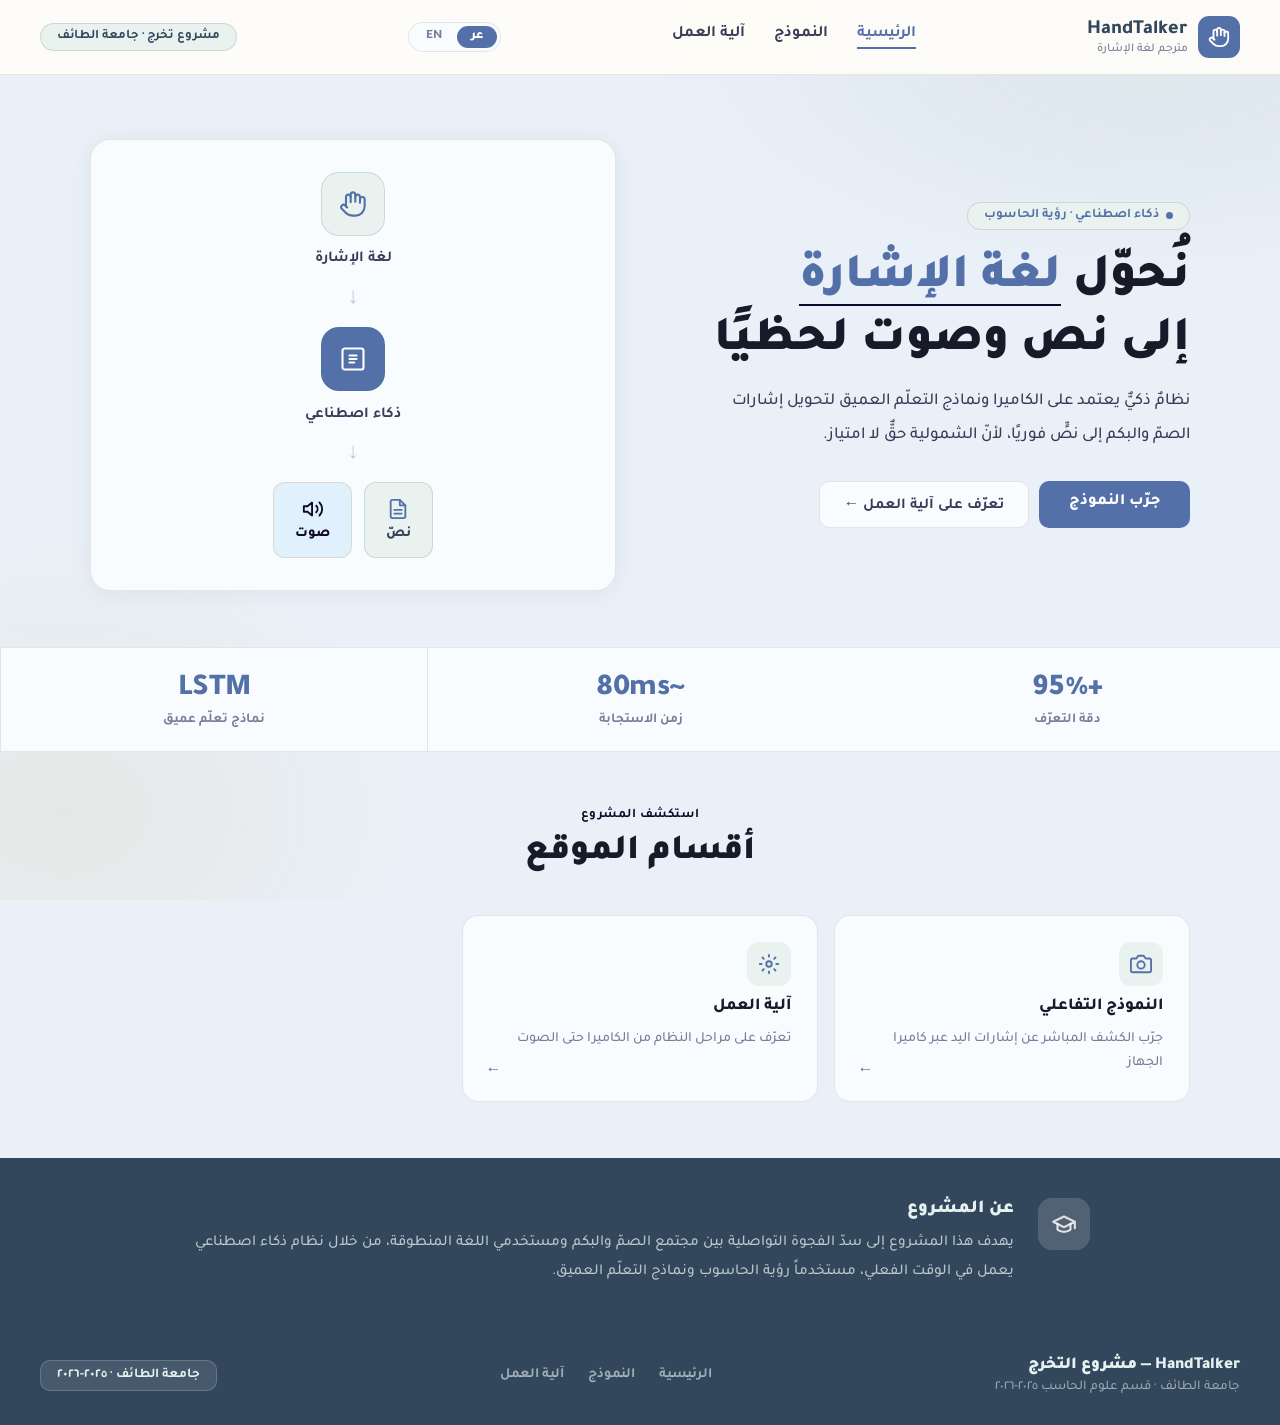
<file: index.html>
<!DOCTYPE html>
<html lang="ar" dir="rtl">
<head>
<meta charset="UTF-8">
<meta name="viewport" content="width=device-width, initial-scale=1.0">
<title data-ar="HandTalker — الرئيسية" data-en="HandTalker — Home"></title>
<link href="https://fonts.googleapis.com/css2?family=Tajawal:wght@400;500;700;800;900&family=Inter:wght@400;500;600;700;800;900&display=swap" rel="stylesheet">
<link rel="stylesheet" href="shared.css">
<script src="lang.js" defer></script>
  <meta name="viewport" content="width=device-width, initial-scale=1.0">
<style>

  /* ── Language Toggle ── */
  .lang-toggle {
    display: flex; align-items: center;
    background: var(--white); border: 1px solid var(--border);
    border-radius: 999px; padding: 3px; cursor: pointer;
    transition: border-color 0.2s; user-select: none; flex-shrink: 0; gap: 0;
  }
  .lang-toggle:hover { border-color: var(--teal); }
  .lang-pill {
    font-size: 0.8rem; font-weight: 800; padding: 5px 14px;
    border-radius: 999px; color: var(--muted);
    transition: background 0.22s, color 0.22s;
    letter-spacing: 0.02em; line-height: 1;
    font-family: 'Tajawal', 'Inter', sans-serif;
    border: none; background: none;
  }
  .lang-pill.active { background: var(--teal); color: #fff; }

  /* ── English font override ── */
  html[lang="en"] body,
  html[lang="en"] .logo-name, html[lang="en"] .logo-sub,
  html[lang="en"] .nav-links a, html[lang="en"] .nav-pill,
  html[lang="en"] .hero-title, html[lang="en"] .hero-desc,
  html[lang="en"] .eyebrow, html[lang="en"] .btn-main, html[lang="en"] .btn-ghost,
  html[lang="en"] .stat-l, html[lang="en"] .sec-lbl, html[lang="en"] .sec-title,
  html[lang="en"] .pc-title, html[lang="en"] .pc-desc,
  html[lang="en"] .about-title, html[lang="en"] .about-text,
  html[lang="en"] .foot-title, html[lang="en"] .foot-sub,
  html[lang="en"] .foot-nav a, html[lang="en"] .foot-badge,
  html[lang="en"] .hero-card-label, html[lang="en"] .hero-mini-card span,
  html[lang="en"] .lang-pill { font-family: 'Inter', sans-serif; }

  /* ── Smooth page fade ── */
  body { transition: opacity 0.18s ease; }
  body.lang-switching { opacity: 0; }

  /* ── Bilingual content ── */
  [data-ar], [data-en], span[data-ar], span[data-en],
  em[data-ar], em[data-en] { display: none; }
  html[lang="ar"] [data-ar]    { display: revert; }
  html[lang="en"] [data-en]    { display: revert; }
  html[lang="ar"] span[data-ar], html[lang="ar"] em[data-ar] { display: inline; }
  html[lang="en"] span[data-en], html[lang="en"] em[data-en] { display: inline; }

  /* stat numbers always visible */
  .stat-n { display: block !important; }

  /* arrow direction */
  html[lang="en"] .pc-arrow { left: auto; right: 1.4rem; }

</style>
</head>
<body>
<div class="page">

<nav>
  <div class="nav-logo">
    <div class="logo-mark">
      <svg xmlns="http://www.w3.org/2000/svg" width="22" height="22" viewBox="0 0 24 24" fill="none" stroke="#fff" stroke-width="2" stroke-linecap="round" stroke-linejoin="round"><path d="M18 11V6a2 2 0 0 0-2-2 2 2 0 0 0-2 2v0"/><path d="M14 10V4a2 2 0 0 0-2-2 2 2 0 0 0-2 2v2"/><path d="M10 10.5V6a2 2 0 0 0-2-2 2 2 0 0 0-2 2v8"/><path d="M18 8a2 2 0 1 1 4 0v6a8 8 0 0 1-8 8h-2c-2.8 0-4.5-.86-5.99-2.34l-3.6-3.6a2 2 0 0 1 2.83-2.82L7 15"/></svg>
    </div>
    <div>
      <div class="logo-name"><span data-ar>HandTalker</span><span data-en>HandTalker</span></div>
      <div class="logo-sub"><span data-ar>مترجم لغة الإشارة</span><span data-en>Sign Language Translator</span></div>
    </div>
  </div>

  <div class="nav-links">
    <a href="index.html" class="active"><span data-ar>الرئيسية</span><span data-en>Home</span></a>
    <a href="demo.html"><span data-ar>النموذج</span><span data-en>Demo</span></a>
    <a href="how.html"><span data-ar>آلية العمل</span><span data-en>How It Works</span></a>
  </div>

  <button class="lang-toggle" id="langToggle" aria-label="Switch language">
    <span class="lang-pill active" id="pillAr">عر</span>
    <span class="lang-pill"        id="pillEn">EN</span>
  </button>

  <div class="nav-pill">
    <span data-ar>مشروع تخرج · جامعة الطائف</span>
    <span data-en>Graduation Project · Taif University</span>
  </div>
</nav>

<section class="hero-home">
  <div>
    <div class="eyebrow">
      <span class="eyebrow-dot"></span>
      <span data-ar>ذكاء اصطناعي · رؤية الحاسوب</span>
      <span data-en>Artificial Intelligence · Computer Vision</span>
    </div>
    <h1 class="hero-title">
      <span data-ar>نُحوّل <em>لغة الإشارة</em><br>إلى نص وصوت لحظيًا</span>
      <span data-en>We Convert <em>Sign Language</em><br>to Text &amp; Speech Instantly</span>
    </h1>
    <p class="hero-desc">
      <span data-ar>نظامٌ ذكيٌّ يعتمد على الكاميرا ونماذج التعلّم العميق لتحويل إشارات الصمّ والبكم إلى نصٍّ فوريًا، لأنّ الشمولية حقٌّ لا امتياز.</span>
      <span data-en>A smart camera-based system using deep learning models to convert sign language into text in real time — because inclusivity is a right, not a privilege.</span>
    </p>
    <div class="hero-actions">
      <a href="demo.html" class="btn-main">
        <span data-ar>جرّب النموذج</span>
        <span data-en>Try the Demo</span>
      </a>
      <a href="how.html" class="btn-ghost">
        <span data-ar>تعرّف على آلية العمل ←</span>
        <span data-en>Learn How It Works →</span>
      </a>
    </div>
  </div>
  <div>
    <div class="hero-card">
      <div class="hero-card-icon">
        <svg xmlns="http://www.w3.org/2000/svg" width="28" height="28" viewBox="0 0 24 24" fill="none" stroke="var(--teal)" stroke-width="1.8" stroke-linecap="round" stroke-linejoin="round"><path d="M18 11V6a2 2 0 0 0-2-2 2 2 0 0 0-2 2v0"/><path d="M14 10V4a2 2 0 0 0-2-2 2 2 0 0 0-2 2v2"/><path d="M10 10.5V6a2 2 0 0 0-2-2 2 2 0 0 0-2 2v8"/><path d="M18 8a2 2 0 1 1 4 0v6a8 8 0 0 1-8 8h-2c-2.8 0-4.5-.86-5.99-2.34l-3.6-3.6a2 2 0 0 1 2.83-2.82L7 15"/></svg>
      </div>
      <div class="hero-card-label"><span data-ar>لغة الإشارة</span><span data-en>Sign Language</span></div>
      <div class="hero-arrow">↓</div>
      <div class="hero-card-icon teal">
        <svg xmlns="http://www.w3.org/2000/svg" width="28" height="28" viewBox="0 0 24 24" fill="none" stroke="#fff" stroke-width="1.8" stroke-linecap="round" stroke-linejoin="round"><rect x="3" y="3" width="18" height="18" rx="2"/><path d="M9 9h6"/><path d="M9 12h6"/><path d="M9 15h4"/></svg>
      </div>
      <div class="hero-card-label"><span data-ar>ذكاء اصطناعي</span><span data-en>AI Model</span></div>
      <div class="hero-arrow">↓</div>
      <div class="hero-card-row">
        <div class="hero-mini-card">
          <svg xmlns="http://www.w3.org/2000/svg" width="22" height="22" viewBox="0 0 24 24" fill="none" stroke="var(--teal)" stroke-width="2" stroke-linecap="round" stroke-linejoin="round"><path d="M14 2H6a2 2 0 0 0-2 2v16a2 2 0 0 0 2 2h12a2 2 0 0 0 2-2V8z"/><polyline points="14 2 14 8 20 8"/><line x1="16" y1="13" x2="8" y2="13"/><line x1="16" y1="17" x2="8" y2="17"/></svg>
          <span><span data-ar>نصّ</span><span data-en>Text</span></span>
        </div>
        <div class="hero-mini-card amber">
          <svg xmlns="http://www.w3.org/2000/svg" width="22" height="22" viewBox="0 0 24 24" fill="none" stroke="var(--amber)" stroke-width="2" stroke-linecap="round" stroke-linejoin="round"><polygon points="11 5 6 9 2 9 2 15 6 15 11 19 11 5"/><path d="M15.54 8.46a5 5 0 0 1 0 7.07"/><path d="M19.07 4.93a10 10 0 0 1 0 14.14"/></svg>
          <span><span data-ar>صوت</span><span data-en>Speech</span></span>
        </div>
      </div>
    </div>
  </div>
</section>

<div class="stats-bar">
  <div class="stat">
    <div class="stat-n">+95%</div>
    <div class="stat-l"><span data-ar>دقة التعرّف</span><span data-en>Recognition Accuracy</span></div>
  </div>
  <div class="stat">
    <div class="stat-n">~80ms</div>
    <div class="stat-l"><span data-ar>زمن الاستجابة</span><span data-en>Response Latency</span></div>
  </div>
  <div class="stat">
    <div class="stat-n">LSTM</div>
    <div class="stat-l"><span data-ar>نماذج تعلّم عميق</span><span data-en>Deep Learning Models</span></div>
  </div>
</div>

<section class="section">
  <div class="sec-lbl"><span data-ar>استكشف المشروع</span><span data-en>Explore the Project</span></div>
  <h2 class="sec-title"><span data-ar>أقسام الموقع</span><span data-en>Site Sections</span></h2>
  <div class="page-cards">
    <a href="demo.html" class="page-card">
      <div class="pc-icon"><svg xmlns="http://www.w3.org/2000/svg" width="22" height="22" viewBox="0 0 24 24" fill="none" stroke="var(--teal)" stroke-width="2" stroke-linecap="round" stroke-linejoin="round"><path d="M23 19a2 2 0 0 1-2 2H3a2 2 0 0 1-2-2V8a2 2 0 0 1 2-2h4l2-3h6l2 3h4a2 2 0 0 1 2 2z"/><circle cx="12" cy="13" r="4"/></svg></div>
      <div class="pc-title"><span data-ar>النموذج التفاعلي</span><span data-en>Interactive Demo</span></div>
      <div class="pc-desc"><span data-ar>جرّب الكشف المباشر عن إشارات اليد عبر كاميرا الجهاز</span><span data-en>Try live hand-sign detection via your device camera</span></div>
      <div class="pc-arrow">←</div>
    </a>
    <a href="how.html" class="page-card">
      <div class="pc-icon"><svg xmlns="http://www.w3.org/2000/svg" width="22" height="22" viewBox="0 0 24 24" fill="none" stroke="var(--teal)" stroke-width="2" stroke-linecap="round" stroke-linejoin="round"><circle cx="12" cy="12" r="3"/><path d="M19.07 4.93l-1.41 1.41M4.93 4.93l1.41 1.41M4.93 19.07l1.41-1.41M19.07 19.07l-1.41-1.41"/><line x1="12" y1="2" x2="12" y2="4"/><line x1="12" y1="20" x2="12" y2="22"/><line x1="2" y1="12" x2="4" y2="12"/><line x1="20" y1="12" x2="22" y2="12"/></svg></div>
      <div class="pc-title"><span data-ar>آلية العمل</span><span data-en>How It Works</span></div>
      <div class="pc-desc"><span data-ar>تعرّف على مراحل النظام من الكاميرا حتى الصوت</span><span data-en>Learn the system pipeline from camera to speech output</span></div>
      <div class="pc-arrow">←</div>
    </a>
    
  </div>
</section>

<div class="about-strip">
  <div class="about-content">
    <div class="about-icon"><svg xmlns="http://www.w3.org/2000/svg" width="26" height="26" viewBox="0 0 24 24" fill="none" stroke="rgba(255,255,255,.8)" stroke-width="2" stroke-linecap="round" stroke-linejoin="round"><path d="M22 10v6M2 10l10-5 10 5-10 5z"/><path d="M6 12v5c3 3 9 3 12 0v-5"/></svg></div>
    <div>
      <div class="about-title"><span data-ar>عن المشروع</span><span data-en>About the Project</span></div>
      <div class="about-text">
        <span data-ar>يهدف هذا المشروع إلى سدّ الفجوة التواصلية بين مجتمع الصمّ والبكم ومستخدمي اللغة المنطوقة، من خلال نظام ذكاء اصطناعي يعمل في الوقت الفعلي، مستخدماً رؤية الحاسوب ونماذج التعلّم العميق.</span>
        <span data-en>This project bridges the communication gap between the deaf and hard-of-hearing community and spoken-language users, through a real-time AI system leveraging computer vision and deep learning models.</span>
      </div>
    </div>
  </div>
</div>

</div>

<div class="foot">
  <div>
    <div class="foot-title"><span data-ar>HandTalker — مشروع التخرج</span><span data-en>HandTalker — Graduation Project</span></div>
    <div class="foot-sub"><span data-ar>جامعة الطائف · قسم علوم الحاسب ٢٠٢٥-٢٠٢٦</span><span data-en>Taif University · Computer Science Dept. 2025–2026</span></div>
  </div>
  <div class="foot-nav">
    <a href="index.html"><span data-ar>الرئيسية</span><span data-en>Home</span></a>
    <a href="demo.html"><span data-ar>النموذج</span><span data-en>Demo</span></a>
    <a href="how.html"><span data-ar>آلية العمل</span><span data-en>How It Works</span></a>
      </div>
  <div class="foot-badge"><span data-ar>جامعة الطائف · ٢٠٢٥-٢٠٢٦</span><span data-en>Taif University · 2025–2026</span></div>
</div>

</body>
</html>
</file>
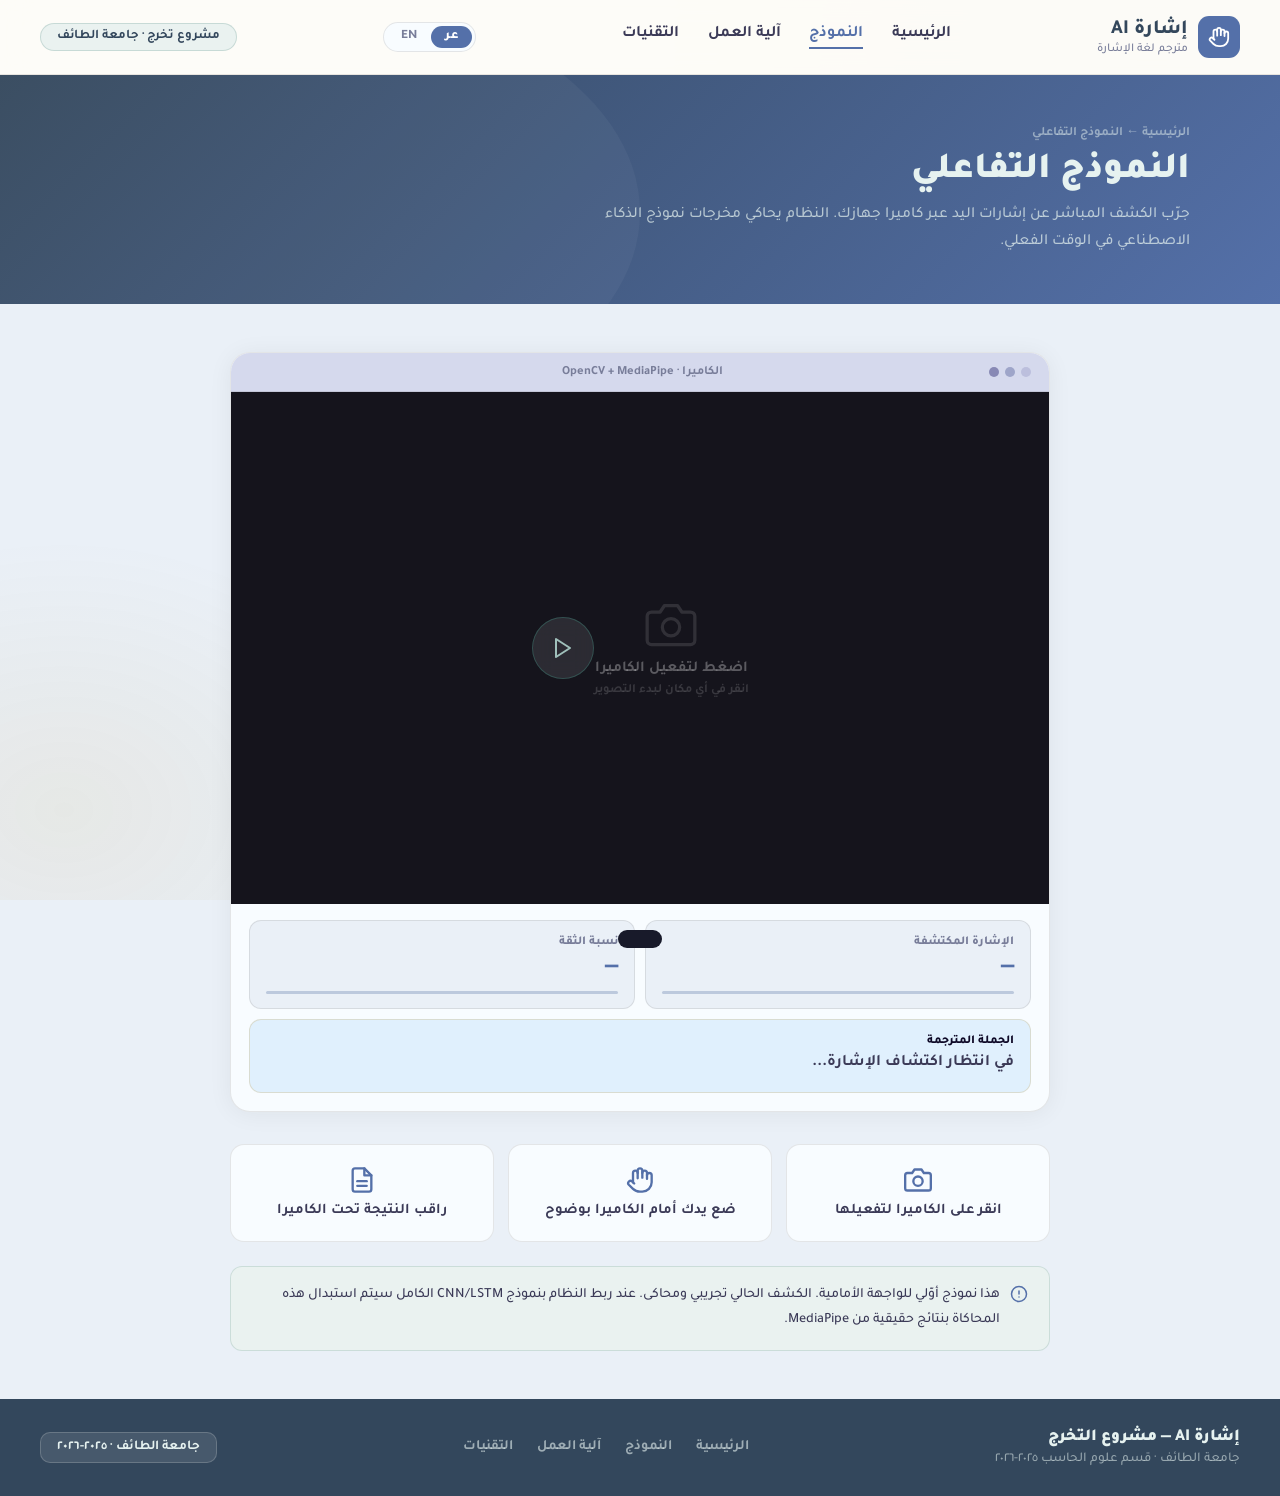
<file: demo.html>
<!DOCTYPE html>
<html lang="ar" dir="rtl">
<head>
<meta charset="UTF-8">
<meta name="viewport" content="width=device-width, initial-scale=1.0">
<title data-ar="إشارة AI — النموذج التفاعلي" data-en="Ishara AI — Interactive Demo"></title>
<link href="https://fonts.googleapis.com/css2?family=Tajawal:wght@400;500;700;800;900&family=Inter:wght@400;500;600;700;800;900&display=swap" rel="stylesheet">
<link rel="stylesheet" href="shared.css">
<script src="lang.js" defer></script>
<style>

  /* ── Language Toggle ── */
  .lang-toggle {
    display: flex; align-items: center;
    background: var(--white); border: 1px solid var(--border);
    border-radius: 999px; padding: 3px; cursor: pointer;
    transition: border-color 0.2s; user-select: none; flex-shrink: 0; gap: 0;
  }
  .lang-toggle:hover { border-color: var(--teal); }
  .lang-pill {
    font-size: 0.8rem; font-weight: 800; padding: 5px 14px;
    border-radius: 999px; color: var(--muted);
    transition: background 0.22s, color 0.22s;
    letter-spacing: 0.02em; line-height: 1;
    font-family: 'Tajawal', 'Inter', sans-serif;
    border: none; background: none;
  }
  .lang-pill.active { background: var(--teal); color: #fff; }

  /* ── English font override ── */
  html[lang="en"] body,
  html[lang="en"] .logo-name, html[lang="en"] .logo-sub,
  html[lang="en"] .nav-links a, html[lang="en"] .nav-pill,
  html[lang="en"] .banner-breadcrumb, html[lang="en"] .banner-title,
  html[lang="en"] .banner-sub, html[lang="en"] .foot-title,
  html[lang="en"] .foot-sub, html[lang="en"] .foot-nav a,
  html[lang="en"] .foot-badge, html[lang="en"] .lang-pill { font-family: 'Inter', sans-serif; }

  /* ── Smooth page fade ── */
  body { transition: opacity 0.18s ease; }
  body.lang-switching { opacity: 0; }

  /* ── Bilingual content ── */
  [data-ar], [data-en], span[data-ar], span[data-en] { display: none; }
  html[lang="ar"] [data-ar]     { display: revert; }
  html[lang="en"] [data-en]     { display: revert; }
  html[lang="ar"] span[data-ar] { display: inline; }
  html[lang="en"] span[data-en] { display: inline; }

</style>
</head>
<body>
<div class="page">

<nav>
  <div class="nav-logo">
    <div class="logo-mark"><svg xmlns="http://www.w3.org/2000/svg" width="22" height="22" viewBox="0 0 24 24" fill="none" stroke="#fff" stroke-width="2" stroke-linecap="round" stroke-linejoin="round"><path d="M18 11V6a2 2 0 0 0-2-2 2 2 0 0 0-2 2v0"/><path d="M14 10V4a2 2 0 0 0-2-2 2 2 0 0 0-2 2v2"/><path d="M10 10.5V6a2 2 0 0 0-2-2 2 2 0 0 0-2 2v8"/><path d="M18 8a2 2 0 1 1 4 0v6a8 8 0 0 1-8 8h-2c-2.8 0-4.5-.86-5.99-2.34l-3.6-3.6a2 2 0 0 1 2.83-2.82L7 15"/></svg></div>
    <div>
      <div class="logo-name"><span data-ar>إشارة AI</span><span data-en>Ishara AI</span></div>
      <div class="logo-sub"><span data-ar>مترجم لغة الإشارة</span><span data-en>Sign Language Translator</span></div>
    </div>
  </div>

  <div class="nav-links">
    <a href="index.html"><span data-ar>الرئيسية</span><span data-en>Home</span></a>
    <a href="demo.html" class="active"><span data-ar>النموذج</span><span data-en>Demo</span></a>
    <a href="how.html"><span data-ar>آلية العمل</span><span data-en>How It Works</span></a>
    <a href="tech.html"><span data-ar>التقنيات</span><span data-en>Technology</span></a>
  </div>

  <button class="lang-toggle" id="langToggle" aria-label="Switch language">
    <span class="lang-pill active" id="pillAr">عر</span>
    <span class="lang-pill"        id="pillEn">EN</span>
  </button>

  <div class="nav-pill">
    <span data-ar>مشروع تخرج · جامعة الطائف</span>
    <span data-en>Graduation Project · Taif University</span>
  </div>
</nav>

<div class="page-banner">
  <div class="banner-content">
    <div class="banner-breadcrumb">
      <a href="index.html"><span data-ar>الرئيسية</span><span data-en>Home</span></a>
      &larr; <span data-ar>النموذج التفاعلي</span><span data-en>Interactive Demo</span>
    </div>
    <h1 class="banner-title">
      <span data-ar>النموذج التفاعلي</span>
      <span data-en>Interactive Demo</span>
    </h1>
    <p class="banner-sub">
      <span data-ar>جرّب الكشف المباشر عن إشارات اليد عبر كاميرا جهازك. النظام يحاكي مخرجات نموذج الذكاء الاصطناعي في الوقت الفعلي.</span>
      <span data-en>Try live hand-sign detection via your device camera. The system simulates real-time AI model output.</span>
    </p>
  </div>
</div>

<div class="demo-layout">
  <div class="cam-card">
    <div class="cam-topbar">
      <div class="cam-dots-ui"><span></span><span></span><span></span></div>
      <div class="cam-label">الكاميرا · OpenCV + MediaPipe</div>
      <div class="cam-rec" id="rec-ind">
        <span class="rec-dot"></span>مباشر
      </div>
    </div>

    <div class="cam-viewport" id="cam-vp">
      <div class="cam-off-msg" id="off-msg">
        <div class="ico-lrg">
          <svg xmlns="http://www.w3.org/2000/svg" width="52" height="52" viewBox="0 0 24 24" fill="none" stroke="rgba(255,255,255,0.4)" stroke-width="1.5" stroke-linecap="round" stroke-linejoin="round"><path d="M23 19a2 2 0 0 1-2 2H3a2 2 0 0 1-2-2V8a2 2 0 0 1 2-2h4l2-3h6l2 3h4a2 2 0 0 1 2 2z"/><circle cx="12" cy="13" r="4"/></svg>
        </div>
        <p><span data-ar>اضغط لتفعيل الكاميرا</span><span data-en>Click to activate camera</span></p>
        <small><span data-ar>انقر في أي مكان لبدء التصوير</span><span data-en>Click anywhere to start</span></small>
      </div>
      <video id="cam-feed" autoplay playsinline muted></video>
      <canvas id="lm-canvas"></canvas>
      <div class="scan-ring" id="scan-ring"></div>
      <div class="corner c-tr"></div>
      <div class="corner c-tl"></div>
      <div class="corner c-br"></div>
      <div class="corner c-bl"></div>
      <div class="live-badge" id="live-badge"><span data-ar>كشف مباشر</span><span data-en>Live Detection</span></div>
      <button class="play-btn" id="play-btn">
        <svg xmlns="http://www.w3.org/2000/svg" width="24" height="24" viewBox="0 0 24 24" fill="none" stroke="currentColor" stroke-width="2" stroke-linecap="round" stroke-linejoin="round"><polygon points="5 3 19 12 5 21 5 3"/></svg>
      </button>
    </div>

    <div class="output-area">
      <div class="out-box">
        <div class="out-lbl"><span data-ar>الإشارة المكتشفة</span><span data-en>Detected Sign</span></div>
        <div class="out-val" id="ar-word">—</div>
        <div class="conf-bar"><div class="conf-fill" id="cf1"></div></div>
      </div>
      <div class="out-box">
        <div class="out-lbl"><span data-ar>نسبة الثقة</span><span data-en>Confidence</span></div>
        <div class="out-val" id="conf-num">—</div>
        <div class="conf-bar"><div class="conf-fill amber" id="cf2"></div></div>
      </div>
    </div>

    <div class="sentence-box">
      <div class="sent-lbl"><span data-ar>الجملة المترجمة</span><span data-en>Translated Sentence</span></div>
      <div class="sent-txt" id="sentence"><span data-ar>في انتظار اكتشاف الإشارة...</span><span data-en>Waiting for sign detection...</span></div>
    </div>
  </div>

  <!-- Instructions -->
  <div style="margin-top:2rem;display:grid;grid-template-columns:1fr 1fr 1fr;gap:14px">
    <div style="background:var(--white);border:1px solid var(--border);border-radius:14px;padding:1.3rem;text-align:center">
      <div style="display:flex;justify-content:center;margin-bottom:.6rem">
        <svg xmlns="http://www.w3.org/2000/svg" width="28" height="28" viewBox="0 0 24 24" fill="none" stroke="var(--teal)" stroke-width="2" stroke-linecap="round" stroke-linejoin="round"><path d="M23 19a2 2 0 0 1-2 2H3a2 2 0 0 1-2-2V8a2 2 0 0 1 2-2h4l2-3h6l2 3h4a2 2 0 0 1 2 2z"/><circle cx="12" cy="13" r="4"/></svg>
      </div>
      <div style="font-size:.92rem;font-weight:700;color:var(--ink2)">
        <span data-ar>انقر على الكاميرا لتفعيلها</span>
        <span data-en>Click the camera to activate it</span>
      </div>
    </div>
    <div style="background:var(--white);border:1px solid var(--border);border-radius:14px;padding:1.3rem;text-align:center">
      <div style="display:flex;justify-content:center;margin-bottom:.6rem">
        <svg xmlns="http://www.w3.org/2000/svg" width="28" height="28" viewBox="0 0 24 24" fill="none" stroke="var(--teal)" stroke-width="2" stroke-linecap="round" stroke-linejoin="round"><path d="M18 11V6a2 2 0 0 0-2-2 2 2 0 0 0-2 2v0"/><path d="M14 10V4a2 2 0 0 0-2-2 2 2 0 0 0-2 2v2"/><path d="M10 10.5V6a2 2 0 0 0-2-2 2 2 0 0 0-2 2v8"/><path d="M18 8a2 2 0 1 1 4 0v6a8 8 0 0 1-8 8h-2c-2.8 0-4.5-.86-5.99-2.34l-3.6-3.6a2 2 0 0 1 2.83-2.82L7 15"/></svg>
      </div>
      <div style="font-size:.92rem;font-weight:700;color:var(--ink2)">
        <span data-ar>ضع يدك أمام الكاميرا بوضوح</span>
        <span data-en>Place your hand clearly in front of the camera</span>
      </div>
    </div>
    <div style="background:var(--white);border:1px solid var(--border);border-radius:14px;padding:1.3rem;text-align:center">
      <div style="display:flex;justify-content:center;margin-bottom:.6rem">
        <svg xmlns="http://www.w3.org/2000/svg" width="28" height="28" viewBox="0 0 24 24" fill="none" stroke="var(--teal)" stroke-width="2" stroke-linecap="round" stroke-linejoin="round"><path d="M14 2H6a2 2 0 0 0-2 2v16a2 2 0 0 0 2 2h12a2 2 0 0 0 2-2V8z"/><polyline points="14 2 14 8 20 8"/><line x1="16" y1="13" x2="8" y2="13"/><line x1="16" y1="17" x2="8" y2="17"/></svg>
      </div>
      <div style="font-size:.92rem;font-weight:700;color:var(--ink2)">
        <span data-ar>راقب النتيجة تحت الكاميرا</span>
        <span data-en>Watch the result below the camera</span>
      </div>
    </div>
  </div>

  <div style="margin-top:1.5rem;background:var(--teal-lt);border:1px solid rgba(61,121,112,.18);border-radius:12px;padding:1rem 1.3rem;display:flex;gap:10px;align-items:flex-start">
    <svg xmlns="http://www.w3.org/2000/svg" width="18" height="18" viewBox="0 0 24 24" fill="none" stroke="var(--teal)" stroke-width="2" stroke-linecap="round" stroke-linejoin="round" style="flex-shrink:0;margin-top:2px"><circle cx="12" cy="12" r="10"/><line x1="12" y1="8" x2="12" y2="12"/><line x1="12" y1="16" x2="12.01" y2="16"/></svg>
    <div style="font-size:.88rem;font-weight:500;color:var(--ink2);line-height:1.8">
      <span data-ar>هذا نموذج أوّلي للواجهة الأمامية. الكشف الحالي تجريبي ومحاكى. عند ربط النظام بنموذج CNN/LSTM الكامل سيتم استبدال هذه المحاكاة بنتائج حقيقية من MediaPipe.</span>
      <span data-en>This is a front-end prototype. Current detection is simulated. Once connected to the full CNN/LSTM model, this simulation will be replaced with real results from MediaPipe.</span>
    </div>
  </div>
</div>

</div>

<div class="foot">
  <div>
    <div class="foot-title"><span data-ar>إشارة AI — مشروع التخرج</span><span data-en>Ishara AI — Graduation Project</span></div>
    <div class="foot-sub"><span data-ar>جامعة الطائف · قسم علوم الحاسب ٢٠٢٥-٢٠٢٦</span><span data-en>Taif University · Computer Science Dept. 2025–2026</span></div>
  </div>
  <div class="foot-nav">
    <a href="index.html"><span data-ar>الرئيسية</span><span data-en>Home</span></a>
    <a href="demo.html"><span data-ar>النموذج</span><span data-en>Demo</span></a>
    <a href="how.html"><span data-ar>آلية العمل</span><span data-en>How It Works</span></a>
    <a href="tech.html"><span data-ar>التقنيات</span><span data-en>Technology</span></a>
  </div>
  <div class="foot-badge"><span data-ar>جامعة الطائف · ٢٠٢٥-٢٠٢٦</span><span data-en>Taif University · 2025–2026</span></div>
</div>

<div id="toast"></div>

<script>
/* ── Camera & detection logic (language-independent) ── */
var vp        = document.getElementById('cam-vp'),
    feed      = document.getElementById('cam-feed'),
    offMsg    = document.getElementById('off-msg'),
    recInd    = document.getElementById('rec-ind'),
    liveBadge = document.getElementById('live-badge'),
    scanRing  = document.getElementById('scan-ring'),
    playBtn   = document.getElementById('play-btn'),
    arWord    = document.getElementById('ar-word'),
    confNum   = document.getElementById('conf-num'),
    sentence  = document.getElementById('sentence'),
    cf1       = document.getElementById('cf1'),
    cf2       = document.getElementById('cf2'),
    canvas    = document.getElementById('lm-canvas'),
    ctx       = canvas.getContext('2d'),
    corners   = document.querySelectorAll('.corner');

var active = false, detInterval, rafId, signIdx = 0;

var signs = [
  { ar:'مرحباً',     en:'Hello',       conf:92, sentAr:'مرحباً، كيف حالك؟',                    sentEn:'Hello, how are you?' },
  { ar:'شكراً',      en:'Thank you',   conf:88, sentAr:'شكراً جزيلاً على مساعدتك.',            sentEn:'Thank you so much for your help.' },
  { ar:'من فضلك',    en:'Please',      conf:90, sentAr:'من فضلك، هل يمكنك مساعدتي؟',          sentEn:'Please, can you help me?' },
  { ar:'نعم',        en:'Yes',         conf:96, sentAr:'نعم، هذا صحيح تماماً.',                sentEn:'Yes, that is absolutely correct.' },
  { ar:'لا',         en:'No',          conf:94, sentAr:'لا، لم أقصد ذلك.',                    sentEn:'No, I did not mean that.' },
  { ar:'ماء',        en:'Water',       conf:91, sentAr:'أحتاج إلى ماء من فضلك.',              sentEn:'I need water please.' },
  { ar:'مساعدة',     en:'Help',        conf:86, sentAr:'أحتاج إلى مساعدة عاجلة.',             sentEn:'I need urgent help.' },
  { ar:'أحبك',       en:'I love you',  conf:95, sentAr:'أحبك وأقدّر وجودك.',                  sentEn:'I love you and appreciate your presence.' },
  { ar:'صباح الخير', en:'Good morning',conf:89, sentAr:'صباح الخير، أتمنى لك يوماً سعيداً.',  sentEn:'Good morning, I hope you have a wonderful day.' },
];

function toast(m) {
  var t = document.getElementById('toast');
  t.textContent = m; t.classList.add('show');
  setTimeout(function(){ t.classList.remove('show'); }, 3000);
}

function getLang() { return document.documentElement.lang || 'ar'; }

function startCam() {
  navigator.mediaDevices.getUserMedia({ video: { facingMode:'user', width:{ ideal:1280 } } })
    .then(function(stream) {
      feed.srcObject = stream; feed.style.display = 'block';
      offMsg.style.opacity = '0'; playBtn.style.display = 'none';
      recInd.style.opacity = '1'; liveBadge.style.display = 'block';
      scanRing.style.display = 'block'; canvas.style.display = 'block';
      corners.forEach(function(c){ c.style.display = 'block'; });
      active = true;
      toast(getLang() === 'ar' ? 'تمّ تفعيل الكاميرا ✓' : 'Camera activated ✓');
      startDet(); drawLoop();
    })
    .catch(function(){ toast(getLang() === 'ar' ? 'تعذّر الوصول إلى الكاميرا' : 'Could not access camera'); });
}

vp.addEventListener('click',     function(){ if (!active) startCam(); });
playBtn.addEventListener('click', function(e){ e.stopPropagation(); if (!active) startCam(); });

function startDet() {
  detInterval = setInterval(function() {
    var s = signs[signIdx % signs.length]; signIdx++;
    var lang = getLang();
    arWord.style.opacity = '0'; confNum.style.opacity = '0';
    setTimeout(function() {
      arWord.textContent  = lang === 'ar' ? s.ar : s.en;
      confNum.textContent = s.conf + (lang === 'ar' ? '٪' : '%');
      arWord.style.opacity = '1'; confNum.style.opacity = '1';
      cf1.style.width = s.conf + '%';
      cf2.style.width = s.conf + '%';
      sentence.textContent = lang === 'ar' ? s.sentAr : s.sentEn;
    }, 280);
  }, 2500);
}

function drawLoop() {
  function loop() {
    if (!active) { rafId = requestAnimationFrame(loop); return; }
    var W = canvas.offsetWidth, H = canvas.offsetHeight;
    canvas.width = W; canvas.height = H; ctx.clearRect(0, 0, W, H);
    var t  = Date.now() / 1000,
        cx = W * .5  + Math.sin(t * .7) * W * .04,
        cy = H * .46 + Math.cos(t * .5) * H * .035;
    var palm = [[cx,cy],[cx-W*.065,cy+H*.065],[cx-W*.04,cy+H*.14],[cx+W*.04,cy+H*.14],[cx+W*.065,cy+H*.065]];
    ctx.beginPath(); ctx.moveTo(palm[0][0], palm[0][1]);
    palm.forEach(function(p){ ctx.lineTo(p[0], p[1]); }); ctx.closePath();
    ctx.strokeStyle = 'rgba(61,121,112,.5)'; ctx.lineWidth = 1.5; ctx.stroke();
    var fingers = [
      { b:[cx-W*.075,cy],      tip:[cx-W*.095,cy-H*.14] },
      { b:[cx-W*.03,cy-H*.02], tip:[cx-W*.033,cy-H*.18] },
      { b:[cx+W*.01,cy-H*.02], tip:[cx+W*.01, cy-H*.19] },
      { b:[cx+W*.05,cy],       tip:[cx+W*.065,cy-H*.16] },
      { b:[cx+W*.08,cy+H*.03], tip:[cx+W*.125,cy-H*.04] },
    ];
    fingers.forEach(function(f, i) {
      var w = Math.sin(t * 1.2 + i * .9) * H * .013;
      ctx.beginPath(); ctx.moveTo(f.b[0], f.b[1]); ctx.lineTo(f.tip[0], f.tip[1] + w);
      ctx.strokeStyle = 'rgba(61,121,112,.45)'; ctx.lineWidth = 1.2; ctx.stroke();
      var mid = [(f.b[0]+f.tip[0])/2, (f.b[1]+f.tip[1])/2+w/2];
      [f.b, mid, [f.tip[0], f.tip[1]+w]].forEach(function(p) {
        ctx.beginPath(); ctx.arc(p[0], p[1], 3, 0, Math.PI*2);
        ctx.fillStyle = 'rgba(61,121,112,.65)'; ctx.fill();
      });
    });
    ctx.beginPath(); ctx.arc(cx, cy+H*.1, 4.5, 0, Math.PI*2);
    ctx.fillStyle = 'rgba(34,211,238,0.7)'; ctx.fill();
    rafId = requestAnimationFrame(loop);
  }
  loop();
}

window.addEventListener('beforeunload', function() {
  clearInterval(detInterval); cancelAnimationFrame(rafId);
  if (feed.srcObject) feed.srcObject.getTracks().forEach(function(t){ t.stop(); });
});
</script>
</body>
</html>
</file>
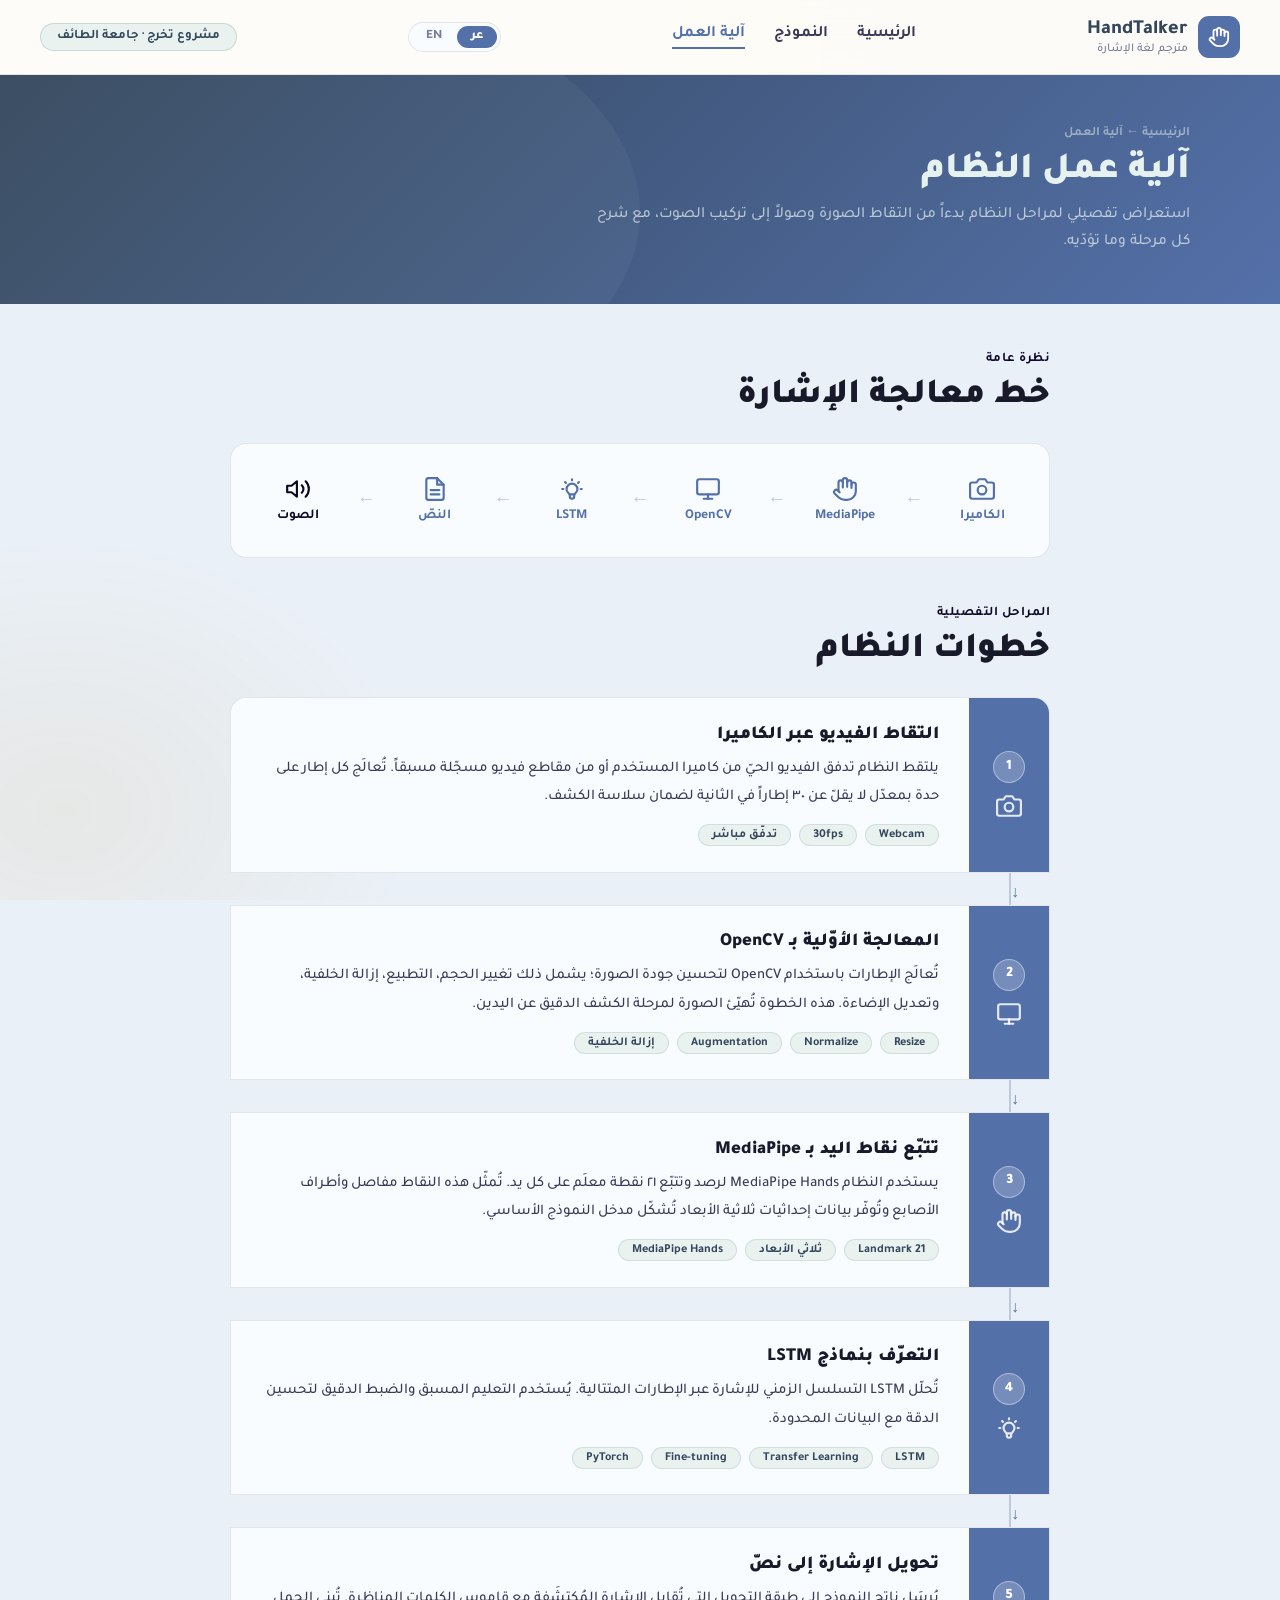
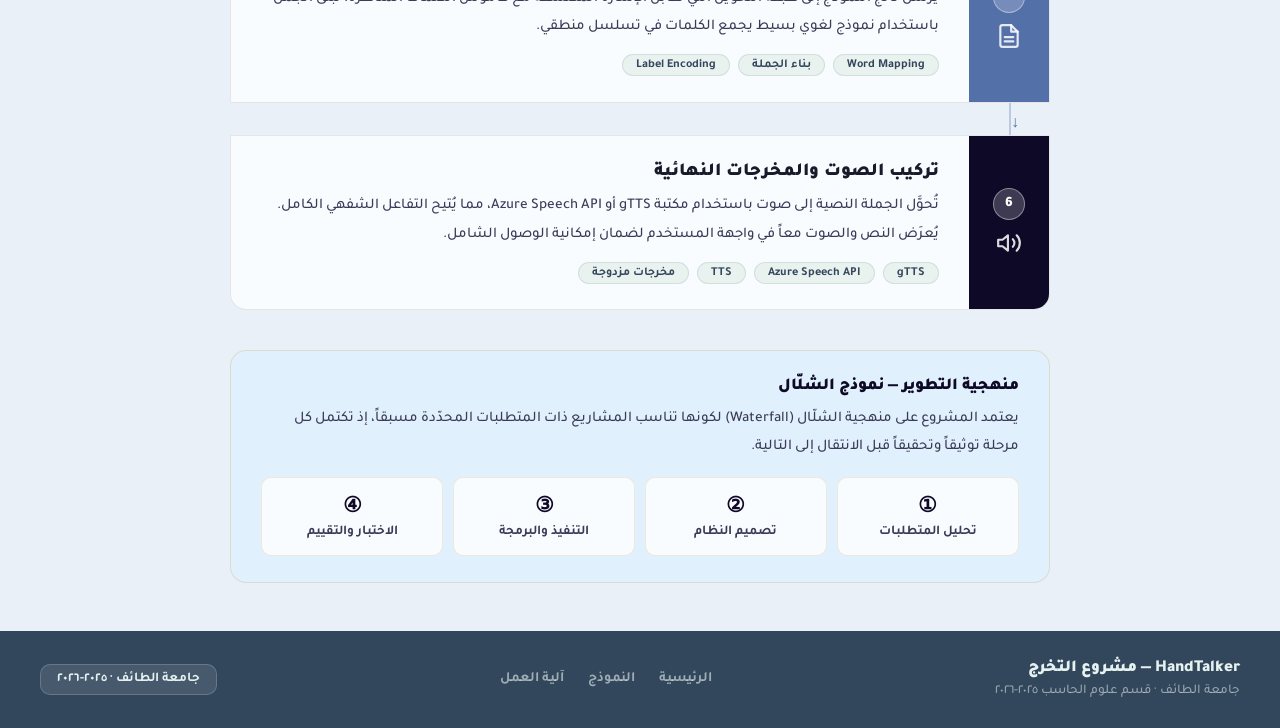
<file: how.html>
<!DOCTYPE html>
<html lang="ar" dir="rtl">
<head>
<meta charset="UTF-8">
<meta name="viewport" content="width=device-width, initial-scale=1.0">
<title data-ar="HandTalker — آلية العمل" data-en="HandTalker — How It Works"></title>
<link href="https://fonts.googleapis.com/css2?family=Tajawal:wght@400;500;700;800;900&family=Inter:wght@400;500;600;700;800;900&display=swap" rel="stylesheet">
<link rel="stylesheet" href="shared.css">
<script src="lang.js" defer></script>
  <meta name="viewport" content="width=device-width, initial-scale=1.0">
<style>

  /* ── Language Toggle ── */
  .lang-toggle {
    display: flex; align-items: center;
    background: var(--white); border: 1px solid var(--border);
    border-radius: 999px; padding: 3px; cursor: pointer;
    transition: border-color 0.2s; user-select: none; flex-shrink: 0; gap: 0;
  }
  .lang-toggle:hover { border-color: var(--teal); }
  .lang-pill {
    font-size: 0.8rem; font-weight: 800; padding: 5px 14px;
    border-radius: 999px; color: var(--muted);
    transition: background 0.22s, color 0.22s;
    letter-spacing: 0.02em; line-height: 1;
    font-family: 'Tajawal', 'Inter', sans-serif;
    border: none; background: none;
  }
  .lang-pill.active { background: var(--teal); color: #fff; }

  /* ── English font override ── */
  html[lang="en"] body,
  html[lang="en"] .logo-name, html[lang="en"] .logo-sub,
  html[lang="en"] .nav-links a, html[lang="en"] .nav-pill,
  html[lang="en"] .banner-breadcrumb, html[lang="en"] .banner-title,
  html[lang="en"] .banner-sub, html[lang="en"] .sec-lbl, html[lang="en"] .sec-title,
  html[lang="en"] .step-card-title, html[lang="en"] .step-card-desc,
  html[lang="en"] .step-tag, html[lang="en"] .meth-title, html[lang="en"] .meth-text,
  html[lang="en"] .meth-phase-name, html[lang="en"] .foot-title,
  html[lang="en"] .foot-sub, html[lang="en"] .foot-nav a,
  html[lang="en"] .foot-badge, html[lang="en"] .lang-pill { font-family: 'Inter', sans-serif; }

  /* ── Smooth page fade ── */
  body { transition: opacity 0.18s ease; }
  body.lang-switching { opacity: 0; }

  /* ── Bilingual content ── */
  [data-ar], [data-en], span[data-ar], span[data-en] { display: none; }
  html[lang="ar"] [data-ar]     { display: revert; }
  html[lang="en"] [data-en]     { display: revert; }
  html[lang="ar"] span[data-ar] { display: inline; }
  html[lang="en"] span[data-en] { display: inline; }

  /* pipeline arrows flip in LTR */
  html[lang="en"] .pipe-arrow { transform: scaleX(-1); display: inline-block; }

</style>
</head>
<body>
<div class="page">

<nav>
  <div class="nav-logo">
    <div class="logo-mark"><svg xmlns="http://www.w3.org/2000/svg" width="22" height="22" viewBox="0 0 24 24" fill="none" stroke="#fff" stroke-width="2" stroke-linecap="round" stroke-linejoin="round"><path d="M18 11V6a2 2 0 0 0-2-2 2 2 0 0 0-2 2v0"/><path d="M14 10V4a2 2 0 0 0-2-2 2 2 0 0 0-2 2v2"/><path d="M10 10.5V6a2 2 0 0 0-2-2 2 2 0 0 0-2 2v8"/><path d="M18 8a2 2 0 1 1 4 0v6a8 8 0 0 1-8 8h-2c-2.8 0-4.5-.86-5.99-2.34l-3.6-3.6a2 2 0 0 1 2.83-2.82L7 15"/></svg></div>
    <div>
      <div class="logo-name"><span data-ar>HandTalker</span><span data-en>HandTalker</span></div>
      <div class="logo-sub"><span data-ar>مترجم لغة الإشارة</span><span data-en>Sign Language Translator</span></div>
    </div>
  </div>

  <div class="nav-links">
    <a href="index.html"><span data-ar>الرئيسية</span><span data-en>Home</span></a>
    <a href="demo.html"><span data-ar>النموذج</span><span data-en>Demo</span></a>
    <a href="how.html" class="active"><span data-ar>آلية العمل</span><span data-en>How It Works</span></a>
    
  </div>

  <button class="lang-toggle" id="langToggle" aria-label="Switch language">
    <span class="lang-pill active" id="pillAr">عر</span>
    <span class="lang-pill"        id="pillEn">EN</span>
  </button>

  <div class="nav-pill">
    <span data-ar>مشروع تخرج · جامعة الطائف</span>
    <span data-en>Graduation Project · Taif University</span>
  </div>
</nav>

<div class="page-banner">
  <div class="banner-content">
    <div class="banner-breadcrumb">
      <a href="index.html"><span data-ar>الرئيسية</span><span data-en>Home</span></a>
      &larr; <span data-ar>آلية العمل</span><span data-en>How It Works</span>
    </div>
    <h1 class="banner-title">
      <span data-ar>آلية عمل النظام</span>
      <span data-en>How the System Works</span>
    </h1>
    <p class="banner-sub">
      <span data-ar>استعراض تفصيلي لمراحل النظام بدءاً من التقاط الصورة وصولاً إلى تركيب الصوت، مع شرح كل مرحلة وما تؤدّيه.</span>
      <span data-en>A detailed walkthrough of the system pipeline, from image capture all the way to speech synthesis, with an explanation of each stage.</span>
    </p>
  </div>
</div>

<div class="how-layout">

  <!-- PIPELINE OVERVIEW -->
  <div class="sec-lbl" style="text-align:right;margin-bottom:.5rem">
    <span data-ar>نظرة عامة</span><span data-en>Overview</span>
  </div>
  <h2 class="sec-title" style="text-align:right;margin-bottom:1.5rem">
    <span data-ar>خط معالجة الإشارة</span><span data-en>Sign Processing Pipeline</span>
  </h2>

  <div style="display:flex;align-items:center;background:var(--white);border:1px solid var(--border);border-radius:16px;padding:1.5rem 1rem;margin-bottom:3rem;overflow-x:auto;flex-wrap:wrap;justify-content:center;gap:6px">
    <div style="text-align:center;flex:1;min-width:80px;padding:.5rem">
      <div style="display:flex;justify-content:center;margin-bottom:6px"><svg xmlns="http://www.w3.org/2000/svg" width="26" height="26" viewBox="0 0 24 24" fill="none" stroke="var(--teal)" stroke-width="2" stroke-linecap="round" stroke-linejoin="round"><path d="M23 19a2 2 0 0 1-2 2H3a2 2 0 0 1-2-2V8a2 2 0 0 1 2-2h4l2-3h6l2 3h4a2 2 0 0 1 2 2z"/><circle cx="12" cy="13" r="4"/></svg></div>
      <div style="font-size:.85rem;font-weight:700;color:var(--teal)"><span data-ar>الكاميرا</span><span data-en>Camera</span></div>
    </div>
    <div class="pipe-arrow" style="color:var(--sand3);font-size:1.2rem;padding:0 2px;align-self:center">←</div>
    <div style="text-align:center;flex:1;min-width:80px;padding:.5rem">
      <div style="display:flex;justify-content:center;margin-bottom:6px"><svg xmlns="http://www.w3.org/2000/svg" width="26" height="26" viewBox="0 0 24 24" fill="none" stroke="var(--teal)" stroke-width="2" stroke-linecap="round" stroke-linejoin="round"><path d="M18 11V6a2 2 0 0 0-2-2 2 2 0 0 0-2 2v0"/><path d="M14 10V4a2 2 0 0 0-2-2 2 2 0 0 0-2 2v2"/><path d="M10 10.5V6a2 2 0 0 0-2-2 2 2 0 0 0-2 2v8"/><path d="M18 8a2 2 0 1 1 4 0v6a8 8 0 0 1-8 8h-2c-2.8 0-4.5-.86-5.99-2.34l-3.6-3.6a2 2 0 0 1 2.83-2.82L7 15"/></svg></div>
      <div style="font-size:.85rem;font-weight:700;color:var(--teal)">MediaPipe</div>
    </div>
    <div class="pipe-arrow" style="color:var(--sand3);font-size:1.2rem;padding:0 2px;align-self:center">←</div>
    <div style="text-align:center;flex:1;min-width:80px;padding:.5rem">
      <div style="display:flex;justify-content:center;margin-bottom:6px"><svg xmlns="http://www.w3.org/2000/svg" width="26" height="26" viewBox="0 0 24 24" fill="none" stroke="var(--teal)" stroke-width="2" stroke-linecap="round" stroke-linejoin="round"><rect x="2" y="3" width="20" height="14" rx="2"/><line x1="8" y1="21" x2="16" y2="21"/><line x1="12" y1="17" x2="12" y2="21"/></svg></div>
      <div style="font-size:.85rem;font-weight:700;color:var(--teal)">OpenCV</div>
    </div>
    <div class="pipe-arrow" style="color:var(--sand3);font-size:1.2rem;padding:0 2px;align-self:center">←</div>
    <div style="text-align:center;flex:1;min-width:80px;padding:.5rem">
      <div style="display:flex;justify-content:center;margin-bottom:6px"><svg xmlns="http://www.w3.org/2000/svg" width="26" height="26" viewBox="0 0 24 24" fill="none" stroke="var(--teal)" stroke-width="2" stroke-linecap="round" stroke-linejoin="round"><path d="M9.663 17h4.673M12 3v1m6.364 1.636l-.707.707M21 12h-1M4 12H3m3.343-5.657l-.707-.707m2.828 9.9a5 5 0 1 1 7.072 0l-.548.547A3.374 3.374 0 0 0 14 18.469V19a2 2 0 1 1-4 0v-.531c0-.895-.356-1.754-.988-2.386l-.548-.547z"/></svg></div>
      <div style="font-size:.85rem;font-weight:700;color:var(--teal)">LSTM</div>
    </div>
    <div class="pipe-arrow" style="color:var(--sand3);font-size:1.2rem;padding:0 2px;align-self:center">←</div>
    <div style="text-align:center;flex:1;min-width:80px;padding:.5rem">
      <div style="display:flex;justify-content:center;margin-bottom:6px"><svg xmlns="http://www.w3.org/2000/svg" width="26" height="26" viewBox="0 0 24 24" fill="none" stroke="var(--teal)" stroke-width="2" stroke-linecap="round" stroke-linejoin="round"><path d="M14 2H6a2 2 0 0 0-2 2v16a2 2 0 0 0 2 2h12a2 2 0 0 0 2-2V8z"/><polyline points="14 2 14 8 20 8"/><line x1="16" y1="13" x2="8" y2="13"/><line x1="16" y1="17" x2="8" y2="17"/></svg></div>
      <div style="font-size:.85rem;font-weight:700;color:var(--teal)"><span data-ar>النصّ</span><span data-en>Text</span></div>
    </div>
    <div class="pipe-arrow" style="color:var(--sand3);font-size:1.2rem;padding:0 2px;align-self:center">←</div>
    <div style="text-align:center;flex:1;min-width:80px;padding:.5rem">
      <div style="display:flex;justify-content:center;margin-bottom:6px"><svg xmlns="http://www.w3.org/2000/svg" width="26" height="26" viewBox="0 0 24 24" fill="none" stroke="var(--amber)" stroke-width="2" stroke-linecap="round" stroke-linejoin="round"><polygon points="11 5 6 9 2 9 2 15 6 15 11 19 11 5"/><path d="M15.54 8.46a5 5 0 0 1 0 7.07"/><path d="M19.07 4.93a10 10 0 0 1 0 14.14"/></svg></div>
      <div style="font-size:.85rem;font-weight:700;color:var(--amber)"><span data-ar>الصوت</span><span data-en>Speech</span></div>
    </div>
  </div>

  <!-- STEPS -->
  <div class="sec-lbl" style="text-align:right;margin-bottom:.5rem">
    <span data-ar>المراحل التفصيلية</span><span data-en>Detailed Stages</span>
  </div>
  <h2 class="sec-title" style="text-align:right;margin-bottom:1.5rem">
    <span data-ar>خطوات النظام</span><span data-en>System Steps</span>
  </h2>

  <div class="step-cards">

    <div class="step-card">
      <div class="step-card-left">
        <div class="step-num-badge">1</div>
        <div class="step-ico-big"><svg xmlns="http://www.w3.org/2000/svg" width="26" height="26" viewBox="0 0 24 24" fill="none" stroke="rgba(255,255,255,.85)" stroke-width="2" stroke-linecap="round" stroke-linejoin="round"><path d="M23 19a2 2 0 0 1-2 2H3a2 2 0 0 1-2-2V8a2 2 0 0 1 2-2h4l2-3h6l2 3h4a2 2 0 0 1 2 2z"/><circle cx="12" cy="13" r="4"/></svg></div>
      </div>
      <div class="step-card-right">
        <div class="step-card-title"><span data-ar>التقاط الفيديو عبر الكاميرا</span><span data-en>Video Capture via Camera</span></div>
        <div class="step-card-desc">
          <span data-ar>يلتقط النظام تدفق الفيديو الحيّ من كاميرا المستخدم أو من مقاطع فيديو مسجّلة مسبقاً. تُعالَج كل إطار على حدة بمعدّل لا يقلّ عن ٣٠ إطاراً في الثانية لضمان سلاسة الكشف.</span>
          <span data-en>The system captures a live video stream from the user's camera or from pre-recorded video clips. Each frame is processed individually at a rate of at least 30 frames per second to ensure smooth detection.</span>
        </div>
        <div class="step-card-tags">
          <span class="step-tag">Webcam</span>
          <span class="step-tag">30fps</span>
          <span class="step-tag"><span data-ar>تدفّق مباشر</span><span data-en>Live Stream</span></span>
        </div>
      </div>
    </div>

    <div class="step-connector"></div>

    <div class="step-card">
      <div class="step-card-left">
        <div class="step-num-badge">2</div>
        <div class="step-ico-big"><svg xmlns="http://www.w3.org/2000/svg" width="26" height="26" viewBox="0 0 24 24" fill="none" stroke="rgba(255,255,255,.85)" stroke-width="2" stroke-linecap="round" stroke-linejoin="round"><rect x="2" y="3" width="20" height="14" rx="2"/><line x1="8" y1="21" x2="16" y2="21"/><line x1="12" y1="17" x2="12" y2="21"/></svg></div>
      </div>
      <div class="step-card-right">
        <div class="step-card-title"><span data-ar>المعالجة الأوّلية بـ OpenCV</span><span data-en>Pre-processing with OpenCV</span></div>
        <div class="step-card-desc">
          <span data-ar>تُعالَج الإطارات باستخدام OpenCV لتحسين جودة الصورة؛ يشمل ذلك تغيير الحجم، التطبيع، إزالة الخلفية، وتعديل الإضاءة. هذه الخطوة تُهيّئ الصورة لمرحلة الكشف الدقيق عن اليدين.</span>
          <span data-en>Frames are processed using OpenCV to improve image quality, including resizing, normalization, background removal, and lighting adjustment. This step prepares the image for the precise hand detection stage.</span>
        </div>
        <div class="step-card-tags">
          <span class="step-tag">Resize</span>
          <span class="step-tag">Normalize</span>
          <span class="step-tag">Augmentation</span>
          <span class="step-tag"><span data-ar>إزالة الخلفية</span><span data-en>Background Removal</span></span>
        </div>
      </div>
    </div>

    <div class="step-connector"></div>

    <div class="step-card">
      <div class="step-card-left">
        <div class="step-num-badge">3</div>
        <div class="step-ico-big"><svg xmlns="http://www.w3.org/2000/svg" width="26" height="26" viewBox="0 0 24 24" fill="none" stroke="rgba(255,255,255,.85)" stroke-width="2" stroke-linecap="round" stroke-linejoin="round"><path d="M18 11V6a2 2 0 0 0-2-2 2 2 0 0 0-2 2v0"/><path d="M14 10V4a2 2 0 0 0-2-2 2 2 0 0 0-2 2v2"/><path d="M10 10.5V6a2 2 0 0 0-2-2 2 2 0 0 0-2 2v8"/><path d="M18 8a2 2 0 1 1 4 0v6a8 8 0 0 1-8 8h-2c-2.8 0-4.5-.86-5.99-2.34l-3.6-3.6a2 2 0 0 1 2.83-2.82L7 15"/></svg></div>
      </div>
      <div class="step-card-right">
        <div class="step-card-title"><span data-ar>تتبّع نقاط اليد بـ MediaPipe</span><span data-en>Hand Landmark Tracking with MediaPipe</span></div>
        <div class="step-card-desc">
          <span data-ar>يستخدم النظام MediaPipe Hands لرصد وتتبّع ٢١ نقطة معلَم على كل يد. تُمثّل هذه النقاط مفاصل وأطراف الأصابع وتُوفّر بيانات إحداثيات ثلاثية الأبعاد تُشكّل مدخل النموذج الأساسي.</span>
          <span data-en>The system uses MediaPipe Hands to detect and track 21 landmark points on each hand. These points represent finger joints and tips, providing 3D coordinate data that forms the model's primary input.</span>
        </div>
        <div class="step-card-tags">
          <span class="step-tag">21 Landmark</span>
          <span class="step-tag"><span data-ar>ثلاثي الأبعاد</span><span data-en>3D Coordinates</span></span>
          <span class="step-tag">MediaPipe Hands</span>
        </div>
      </div>
    </div>

    <div class="step-connector"></div>

    <div class="step-card">
      <div class="step-card-left">
        <div class="step-num-badge">4</div>
        <div class="step-ico-big"><svg xmlns="http://www.w3.org/2000/svg" width="26" height="26" viewBox="0 0 24 24" fill="none" stroke="rgba(255,255,255,.85)" stroke-width="2" stroke-linecap="round" stroke-linejoin="round"><path d="M9.663 17h4.673M12 3v1m6.364 1.636l-.707.707M21 12h-1M4 12H3m3.343-5.657l-.707-.707m2.828 9.9a5 5 0 1 1 7.072 0l-.548.547A3.374 3.374 0 0 0 14 18.469V19a2 2 0 1 1-4 0v-.531c0-.895-.356-1.754-.988-2.386l-.548-.547z"/></svg></div>
      </div>
      <div class="step-card-right">
        <div class="step-card-title"><span data-ar>التعرّف بنماذج LSTM</span><span data-en>LSTM Models</span></div>
        <div class="step-card-desc">
          <span data-ar> تُحلّل LSTM التسلسل الزمني للإشارة عبر الإطارات المتتالية. يُستخدم التعليم المسبق والضبط الدقيق لتحسين الدقة مع البيانات المحدودة.</span>
          <span data-en>While LSTM analyzes the temporal sequence of the sign across consecutive frames. Pre-training and fine-tuning are used to improve accuracy with limited data.</span>
        </div>
        <div class="step-card-tags">
                    <span class="step-tag">LSTM</span>
          <span class="step-tag">Transfer Learning</span>
          <span class="step-tag">Fine-tuning</span>
          <span class="step-tag">PyTorch</span>
        </div>
      </div>
    </div>

    <div class="step-connector"></div>

    <div class="step-card">
      <div class="step-card-left">
        <div class="step-num-badge">5</div>
        <div class="step-ico-big"><svg xmlns="http://www.w3.org/2000/svg" width="26" height="26" viewBox="0 0 24 24" fill="none" stroke="rgba(255,255,255,.85)" stroke-width="2" stroke-linecap="round" stroke-linejoin="round"><path d="M14 2H6a2 2 0 0 0-2 2v16a2 2 0 0 0 2 2h12a2 2 0 0 0 2-2V8z"/><polyline points="14 2 14 8 20 8"/><line x1="16" y1="13" x2="8" y2="13"/><line x1="16" y1="17" x2="8" y2="17"/></svg></div>
      </div>
      <div class="step-card-right">
        <div class="step-card-title"><span data-ar>تحويل الإشارة إلى نصّ</span><span data-en>Converting Sign to Text</span></div>
        <div class="step-card-desc">
          <span data-ar>يُرسَل ناتج النموذج إلى طبقة التحويل التي تُقابل الإشارة المُكتشَفة مع قاموس الكلمات المناظرة. تُبنى الجمل باستخدام نموذج لغوي بسيط يجمع الكلمات في تسلسل منطقي.</span>
          <span data-en>The model's output is passed to a conversion layer that maps the detected sign to its corresponding word dictionary entry. Sentences are constructed using a simple language model that arranges words in a logical sequence.</span>
        </div>
        <div class="step-card-tags">
          <span class="step-tag">Word Mapping</span>
          <span class="step-tag"><span data-ar>بناء الجملة</span><span data-en>Sentence Building</span></span>
          <span class="step-tag">Label Encoding</span>
        </div>
      </div>
    </div>

    <div class="step-connector"></div>

    <div class="step-card">
      <div class="step-card-left" style="background:var(--amber)">
        <div class="step-num-badge">6</div>
        <div class="step-ico-big"><svg xmlns="http://www.w3.org/2000/svg" width="26" height="26" viewBox="0 0 24 24" fill="none" stroke="rgba(255,255,255,.85)" stroke-width="2" stroke-linecap="round" stroke-linejoin="round"><polygon points="11 5 6 9 2 9 2 15 6 15 11 19 11 5"/><path d="M15.54 8.46a5 5 0 0 1 0 7.07"/><path d="M19.07 4.93a10 10 0 0 1 0 14.14"/></svg></div>
      </div>
      <div class="step-card-right">
        <div class="step-card-title"><span data-ar>تركيب الصوت والمخرجات النهائية</span><span data-en>Speech Synthesis &amp; Final Output</span></div>
        <div class="step-card-desc">
          <span data-ar>تُحوَّل الجملة النصية إلى صوت باستخدام مكتبة gTTS أو Azure Speech API، مما يُتيح التفاعل الشفهي الكامل. يُعرَض النص والصوت معاً في واجهة المستخدم لضمان إمكانية الوصول الشامل.</span>
          <span data-en>The text sentence is converted to speech using the gTTS library or Azure Speech API, enabling full verbal interaction. Both text and audio are displayed together in the user interface to ensure universal accessibility.</span>
        </div>
        <div class="step-card-tags">
          <span class="step-tag">gTTS</span>
          <span class="step-tag">Azure Speech API</span>
          <span class="step-tag">TTS</span>
          <span class="step-tag"><span data-ar>مخرجات مزدوجة</span><span data-en>Dual Output</span></span>
        </div>
      </div>
    </div>

  </div>

  <!-- METHODOLOGY -->
  <div class="methodology-box">
    <div class="meth-title">
      <span data-ar>منهجية التطوير — نموذج الشلّال</span>
      <span data-en>Development Methodology — Waterfall Model</span>
    </div>
    <div class="meth-text">
      <span data-ar>يعتمد المشروع على منهجية الشلّال (Waterfall) لكونها تناسب المشاريع ذات المتطلبات المحدّدة مسبقاً، إذ تكتمل كل مرحلة توثيقاً وتحقيقاً قبل الانتقال إلى التالية.</span>
      <span data-en>The project adopts the Waterfall methodology as it suits projects with pre-defined requirements, where each phase is fully documented and verified before moving to the next.</span>
    </div>
    <div class="meth-phases">
      <div class="meth-phase">
        <div class="meth-phase-num">①</div>
        <div class="meth-phase-name"><span data-ar>تحليل المتطلبات</span><span data-en>Requirements Analysis</span></div>
      </div>
      <div class="meth-phase">
        <div class="meth-phase-num">②</div>
        <div class="meth-phase-name"><span data-ar>تصميم النظام</span><span data-en>System Design</span></div>
      </div>
      <div class="meth-phase">
        <div class="meth-phase-num">③</div>
        <div class="meth-phase-name"><span data-ar>التنفيذ والبرمجة</span><span data-en>Implementation &amp; Coding</span></div>
      </div>
      <div class="meth-phase">
        <div class="meth-phase-num">④</div>
        <div class="meth-phase-name"><span data-ar>الاختبار والتقييم</span><span data-en>Testing &amp; Evaluation</span></div>
      </div>
    </div>
  </div>

</div>
</div>

<div class="foot">
  <div>
    <div class="foot-title"><span data-ar>HandTalker — مشروع التخرج</span><span data-en>HandTalker — Graduation Project</span></div>
    <div class="foot-sub"><span data-ar>جامعة الطائف · قسم علوم الحاسب ٢٠٢٥-٢٠٢٦</span><span data-en>Taif University · Computer Science Dept. 2025–2026</span></div>
  </div>
  <div class="foot-nav">
    <a href="index.html"><span data-ar>الرئيسية</span><span data-en>Home</span></a>
    <a href="demo.html"><span data-ar>النموذج</span><span data-en>Demo</span></a>
    <a href="how.html"><span data-ar>آلية العمل</span><span data-en>How It Works</span></a>
    
  </div>
  <div class="foot-badge"><span data-ar>جامعة الطائف · ٢٠٢٥-٢٠٢٦</span><span data-en>Taif University · 2025–2026</span></div>
</div>

</body>
</html>
</file>
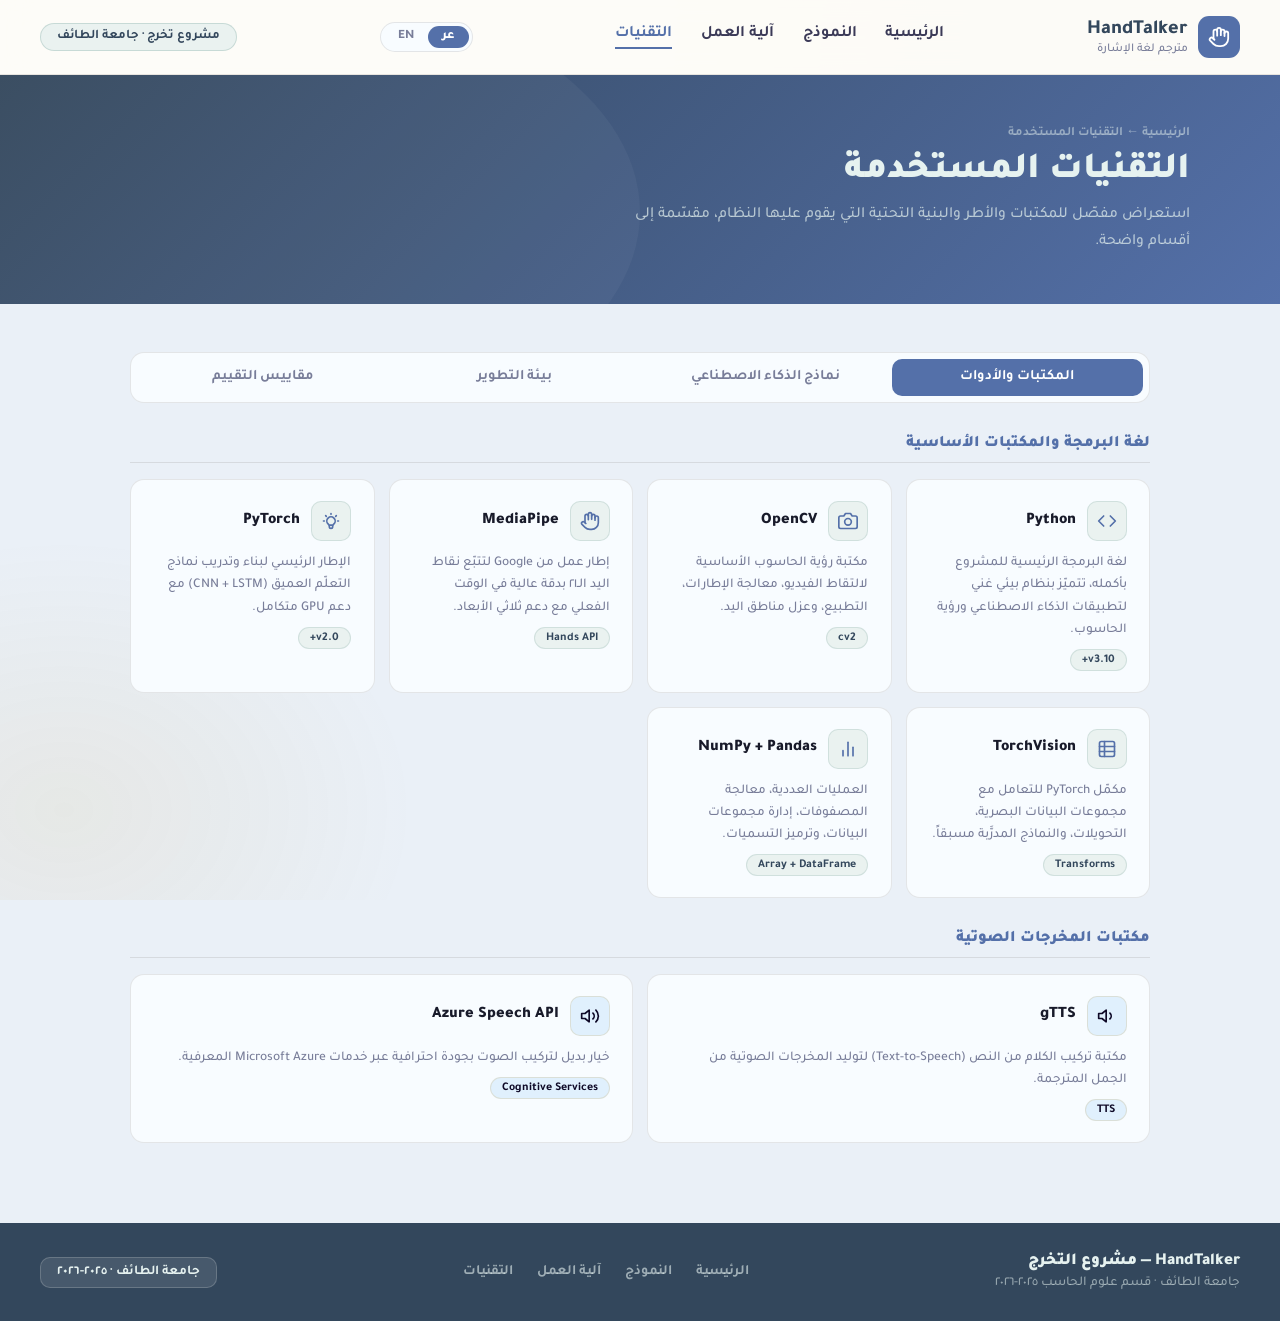
<file: tech.html>
<!DOCTYPE html>
<html lang="ar" dir="rtl">
<head>
<meta charset="UTF-8">
<meta name="viewport" content="width=device-width, initial-scale=1.0">
<title data-ar="HandTalker — التقنيات" data-en="HandTalker — Technology"></title>
<link href="https://fonts.googleapis.com/css2?family=Tajawal:wght@400;500;700;800;900&family=Inter:wght@400;500;600;700;800;900&display=swap" rel="stylesheet">
<link rel="stylesheet" href="shared.css">
<script src="lang.js" defer></script>
  <meta name="viewport" content="width=device-width, initial-scale=1.0">
<style>

  /* ── Language Toggle ── */
  .lang-toggle {
    display: flex; align-items: center;
    background: var(--white); border: 1px solid var(--border);
    border-radius: 999px; padding: 3px; cursor: pointer;
    transition: border-color 0.2s; user-select: none; flex-shrink: 0; gap: 0;
  }
  .lang-toggle:hover { border-color: var(--teal); }
  .lang-pill {
    font-size: 0.8rem; font-weight: 800; padding: 5px 14px;
    border-radius: 999px; color: var(--muted);
    transition: background 0.22s, color 0.22s;
    letter-spacing: 0.02em; line-height: 1;
    font-family: 'Tajawal', 'Inter', sans-serif;
    border: none; background: none;
  }
  .lang-pill.active { background: var(--teal); color: #fff; }

  /* ── English font override ── */
  html[lang="en"] body,
  html[lang="en"] .logo-name, html[lang="en"] .logo-sub,
  html[lang="en"] .nav-links a, html[lang="en"] .nav-pill,
  html[lang="en"] .banner-breadcrumb, html[lang="en"] .banner-title,
  html[lang="en"] .banner-sub, html[lang="en"] .tech-tab,
  html[lang="en"] .tech-section-title, html[lang="en"] .tech-nm,
  html[lang="en"] .tech-ds, html[lang="en"] .tech-badge,
  html[lang="en"] .arch-block-name, html[lang="en"] .arch-block-sub,
  html[lang="en"] .metrics-table, html[lang="en"] .foot-title,
  html[lang="en"] .foot-sub, html[lang="en"] .foot-nav a,
  html[lang="en"] .foot-badge, html[lang="en"] .lang-pill { font-family: 'Inter', sans-serif; }

  /* ── Smooth page fade ── */
  body { transition: opacity 0.18s ease; }
  body.lang-switching { opacity: 0; }

  /* ── Bilingual content ── */
  [data-ar], [data-en], span[data-ar], span[data-en] { display: none; }
  html[lang="ar"] [data-ar]     { display: revert; }
  html[lang="en"] [data-en]     { display: revert; }
  html[lang="ar"] span[data-ar] { display: inline; }
  html[lang="en"] span[data-en] { display: inline; }

  /* arch arrows flip in LTR */
  html[lang="en"] .arch-arrow { transform: scaleX(-1); }

</style>
</head>
<body>
<div class="page">

<nav>
  <div class="nav-logo">
    <div class="logo-mark"><svg xmlns="http://www.w3.org/2000/svg" width="22" height="22" viewBox="0 0 24 24" fill="none" stroke="#fff" stroke-width="2" stroke-linecap="round" stroke-linejoin="round"><path d="M18 11V6a2 2 0 0 0-2-2 2 2 0 0 0-2 2v0"/><path d="M14 10V4a2 2 0 0 0-2-2 2 2 0 0 0-2 2v2"/><path d="M10 10.5V6a2 2 0 0 0-2-2 2 2 0 0 0-2 2v8"/><path d="M18 8a2 2 0 1 1 4 0v6a8 8 0 0 1-8 8h-2c-2.8 0-4.5-.86-5.99-2.34l-3.6-3.6a2 2 0 0 1 2.83-2.82L7 15"/></svg></div>
    <div>
      <div class="logo-name"><span data-ar>HandTalker</span><span data-en>HandTalker</span></div>
      <div class="logo-sub"><span data-ar>مترجم لغة الإشارة</span><span data-en>Sign Language Translator</span></div>
    </div>
  </div>

  <div class="nav-links">
    <a href="index.html"><span data-ar>الرئيسية</span><span data-en>Home</span></a>
    <a href="demo.html"><span data-ar>النموذج</span><span data-en>Demo</span></a>
    <a href="how.html"><span data-ar>آلية العمل</span><span data-en>How It Works</span></a>
    <a href="tech.html" class="active"><span data-ar>التقنيات</span><span data-en>Technology</span></a>
  </div>

  <button class="lang-toggle" id="langToggle" aria-label="Switch language">
    <span class="lang-pill active" id="pillAr">عر</span>
    <span class="lang-pill"        id="pillEn">EN</span>
  </button>

  <div class="nav-pill">
    <span data-ar>مشروع تخرج · جامعة الطائف</span>
    <span data-en>Graduation Project · Taif University</span>
  </div>
</nav>

<div class="page-banner">
  <div class="banner-content">
    <div class="banner-breadcrumb">
      <a href="index.html"><span data-ar>الرئيسية</span><span data-en>Home</span></a>
      &larr; <span data-ar>التقنيات المستخدمة</span><span data-en>Technologies Used</span>
    </div>
    <h1 class="banner-title">
      <span data-ar>التقنيات المستخدمة</span>
      <span data-en>Technologies Used</span>
    </h1>
    <p class="banner-sub">
      <span data-ar>استعراض مفصّل للمكتبات والأطر والبنية التحتية التي يقوم عليها النظام، مقسّمة إلى أقسام واضحة.</span>
      <span data-en>A detailed look at the libraries, frameworks, and infrastructure the system is built on, organized into clear sections.</span>
    </p>
  </div>
</div>

<div class="tech-layout">

  <div class="tech-tabs">
    <button class="tech-tab active" onclick="showTab('libraries',this)">
      <span data-ar>المكتبات والأدوات</span><span data-en>Libraries &amp; Tools</span>
    </button>
    <button class="tech-tab" onclick="showTab('models',this)">
      <span data-ar>نماذج الذكاء الاصطناعي</span><span data-en>AI Models</span>
    </button>
    <button class="tech-tab" onclick="showTab('infra',this)">
      <span data-ar>بيئة التطوير</span><span data-en>Dev Environment</span>
    </button>
    <button class="tech-tab" onclick="showTab('metrics',this)">
      <span data-ar>مقاييس التقييم</span><span data-en>Evaluation Metrics</span>
    </button>
  </div>

  <!-- TAB 1 -->
  <div class="tech-tab-content active" id="tab-libraries">
    <div class="tech-section-title"><span data-ar>لغة البرمجة والمكتبات الأساسية</span><span data-en>Programming Language &amp; Core Libraries</span></div>
    <div class="tech-grid">
      <div class="tech-tile">
        <div class="tech-tile-top">
          <div class="tech-ico-box"><svg xmlns="http://www.w3.org/2000/svg" width="20" height="20" viewBox="0 0 24 24" fill="none" stroke="var(--teal)" stroke-width="2" stroke-linecap="round" stroke-linejoin="round"><polyline points="16 18 22 12 16 6"/><polyline points="8 6 2 12 8 18"/></svg></div>
          <div class="tech-nm">Python</div>
        </div>
        <div class="tech-ds"><span data-ar>لغة البرمجة الرئيسية للمشروع بأكمله، تتميّز بنظام بيئي غني لتطبيقات الذكاء الاصطناعي ورؤية الحاسوب.</span><span data-en>The primary programming language for the entire project, featuring a rich ecosystem for AI and computer vision applications.</span></div>
        <span class="tech-badge">v3.10+</span>
      </div>
      <div class="tech-tile">
        <div class="tech-tile-top">
          <div class="tech-ico-box"><svg xmlns="http://www.w3.org/2000/svg" width="20" height="20" viewBox="0 0 24 24" fill="none" stroke="var(--teal)" stroke-width="2" stroke-linecap="round" stroke-linejoin="round"><path d="M23 19a2 2 0 0 1-2 2H3a2 2 0 0 1-2-2V8a2 2 0 0 1 2-2h4l2-3h6l2 3h4a2 2 0 0 1 2 2z"/><circle cx="12" cy="13" r="4"/></svg></div>
          <div class="tech-nm">OpenCV</div>
        </div>
        <div class="tech-ds"><span data-ar>مكتبة رؤية الحاسوب الأساسية لالتقاط الفيديو، معالجة الإطارات، التطبيع، وعزل مناطق اليد.</span><span data-en>The core computer vision library for video capture, frame processing, normalization, and hand region isolation.</span></div>
        <span class="tech-badge">cv2</span>
      </div>
      <div class="tech-tile">
        <div class="tech-tile-top">
          <div class="tech-ico-box"><svg xmlns="http://www.w3.org/2000/svg" width="20" height="20" viewBox="0 0 24 24" fill="none" stroke="var(--teal)" stroke-width="2" stroke-linecap="round" stroke-linejoin="round"><path d="M18 11V6a2 2 0 0 0-2-2 2 2 0 0 0-2 2v0"/><path d="M14 10V4a2 2 0 0 0-2-2 2 2 0 0 0-2 2v2"/><path d="M10 10.5V6a2 2 0 0 0-2-2 2 2 0 0 0-2 2v8"/><path d="M18 8a2 2 0 1 1 4 0v6a8 8 0 0 1-8 8h-2c-2.8 0-4.5-.86-5.99-2.34l-3.6-3.6a2 2 0 0 1 2.83-2.82L7 15"/></svg></div>
          <div class="tech-nm">MediaPipe</div>
        </div>
        <div class="tech-ds"><span data-ar>إطار عمل من Google لتتبّع نقاط اليد الـ٢١ بدقة عالية في الوقت الفعلي مع دعم ثلاثي الأبعاد.</span><span data-en>Google's framework for tracking 21 hand landmarks with high accuracy in real time, including 3D support.</span></div>
        <span class="tech-badge">Hands API</span>
      </div>
      <div class="tech-tile">
        <div class="tech-tile-top">
          <div class="tech-ico-box"><svg xmlns="http://www.w3.org/2000/svg" width="20" height="20" viewBox="0 0 24 24" fill="none" stroke="var(--teal)" stroke-width="2" stroke-linecap="round" stroke-linejoin="round"><path d="M9.663 17h4.673M12 3v1m6.364 1.636l-.707.707M21 12h-1M4 12H3m3.343-5.657l-.707-.707m2.828 9.9a5 5 0 1 1 7.072 0l-.548.547A3.374 3.374 0 0 0 14 18.469V19a2 2 0 1 1-4 0v-.531c0-.895-.356-1.754-.988-2.386l-.548-.547z"/></svg></div>
          <div class="tech-nm">PyTorch</div>
        </div>
        <div class="tech-ds"><span data-ar>الإطار الرئيسي لبناء وتدريب نماذج التعلّم العميق (CNN + LSTM) مع دعم GPU متكامل.</span><span data-en>The primary framework for building and training deep learning models (CNN + LSTM) with full GPU support.</span></div>
        <span class="tech-badge">v2.0+</span>
      </div>
      <div class="tech-tile">
        <div class="tech-tile-top">
          <div class="tech-ico-box"><svg xmlns="http://www.w3.org/2000/svg" width="20" height="20" viewBox="0 0 24 24" fill="none" stroke="var(--teal)" stroke-width="2" stroke-linecap="round" stroke-linejoin="round"><rect x="3" y="3" width="18" height="18" rx="2"/><path d="M3 9h18M3 15h18M9 3v18"/></svg></div>
          <div class="tech-nm">TorchVision</div>
        </div>
        <div class="tech-ds"><span data-ar>مكمّل PyTorch للتعامل مع مجموعات البيانات البصرية، التحويلات، والنماذج المدرَّبة مسبقاً.</span><span data-en>PyTorch's companion library for visual datasets, transforms, and pre-trained models.</span></div>
        <span class="tech-badge">Transforms</span>
      </div>
      <div class="tech-tile">
        <div class="tech-tile-top">
          <div class="tech-ico-box"><svg xmlns="http://www.w3.org/2000/svg" width="20" height="20" viewBox="0 0 24 24" fill="none" stroke="var(--teal)" stroke-width="2" stroke-linecap="round" stroke-linejoin="round"><line x1="18" y1="20" x2="18" y2="10"/><line x1="12" y1="20" x2="12" y2="4"/><line x1="6" y1="20" x2="6" y2="14"/></svg></div>
          <div class="tech-nm">NumPy + Pandas</div>
        </div>
        <div class="tech-ds"><span data-ar>العمليات العددية، معالجة المصفوفات، إدارة مجموعات البيانات، وترميز التسميات.</span><span data-en>Numerical operations, array processing, dataset management, and label encoding.</span></div>
        <span class="tech-badge">Array + DataFrame</span>
      </div>
    </div>

    <div class="tech-section-title" style="margin-top:2rem"><span data-ar>مكتبات المخرجات الصوتية</span><span data-en>Audio Output Libraries</span></div>
    <div class="tech-grid">
      <div class="tech-tile">
        <div class="tech-tile-top">
          <div class="tech-ico-box amber"><svg xmlns="http://www.w3.org/2000/svg" width="20" height="20" viewBox="0 0 24 24" fill="none" stroke="var(--amber)" stroke-width="2" stroke-linecap="round" stroke-linejoin="round"><polygon points="11 5 6 9 2 9 2 15 6 15 11 19 11 5"/><path d="M15.54 8.46a5 5 0 0 1 0 7.07"/></svg></div>
          <div class="tech-nm">gTTS</div>
        </div>
        <div class="tech-ds"><span data-ar>مكتبة تركيب الكلام من النص (Text-to-Speech) لتوليد المخرجات الصوتية من الجمل المترجمة.</span><span data-en>A Text-to-Speech library for generating audio output from translated sentences.</span></div>
        <span class="tech-badge amber">TTS</span>
      </div>
      <div class="tech-tile">
        <div class="tech-tile-top">
          <div class="tech-ico-box amber"><svg xmlns="http://www.w3.org/2000/svg" width="20" height="20" viewBox="0 0 24 24" fill="none" stroke="var(--amber)" stroke-width="2" stroke-linecap="round" stroke-linejoin="round"><polygon points="11 5 6 9 2 9 2 15 6 15 11 19 11 5"/><path d="M15.54 8.46a5 5 0 0 1 0 7.07"/><path d="M19.07 4.93a10 10 0 0 1 0 14.14"/></svg></div>
          <div class="tech-nm">Azure Speech API</div>
        </div>
        <div class="tech-ds"><span data-ar>خيار بديل لتركيب الصوت بجودة احترافية عبر خدمات Microsoft Azure المعرفية.</span><span data-en>An alternative for professional-quality speech synthesis via Microsoft Azure Cognitive Services.</span></div>
        <span class="tech-badge amber">Cognitive Services</span>
      </div>
    </div>
  </div>

  <!-- TAB 2 -->
  <div class="tech-tab-content" id="tab-models">
    <div class="tech-section-title"><span data-ar>بنية النموذج المقترحة</span><span data-en>Proposed Model Architecture</span></div>
    <div class="arch-diagram">
      <div class="arch-block dark">
        <div class="arch-block-name"><span data-ar>إدخال</span><span data-en>Input</span></div>
        <div class="arch-block-sub">Landmarks</div>
      </div>
      <div class="arch-arrow">←</div>
      <div class="arch-block">
        <div class="arch-block-name">CNN Backbone</div>
        <div class="arch-block-sub"><span data-ar>استخراج السمات</span><span data-en>Feature Extraction</span></div>
      </div>
      <div class="arch-arrow">←</div>
      <div class="arch-block">
        <div class="arch-block-name">LSTM Layers</div>
        <div class="arch-block-sub"><span data-ar>التسلسل الزمني</span><span data-en>Temporal Sequence</span></div>
      </div>
      <div class="arch-arrow">←</div>
      <div class="arch-block">
        <div class="arch-block-name">Fully Connected</div>
        <div class="arch-block-sub"><span data-ar>تصنيف الإشارة</span><span data-en>Sign Classification</span></div>
      </div>
      <div class="arch-arrow">←</div>
      <div class="arch-block amber">
        <div class="arch-block-name">Softmax</div>
        <div class="arch-block-sub"><span data-ar>نسبة الثقة</span><span data-en>Confidence Score</span></div>
      </div>
    </div>

    <div class="tech-section-title"><span data-ar>استراتيجية النماذج</span><span data-en>Model Strategy</span></div>
    <div class="tech-grid">
      <div class="tech-tile">
        <div class="tech-tile-top">
          <div class="tech-ico-box"><svg xmlns="http://www.w3.org/2000/svg" width="20" height="20" viewBox="0 0 24 24" fill="none" stroke="var(--teal)" stroke-width="2" stroke-linecap="round" stroke-linejoin="round"><rect x="3" y="3" width="18" height="18" rx="2"/><path d="M3 9h18M9 21V9"/></svg></div>
          <div class="tech-nm"><span data-ar>CNN — التعلّم المكاني</span><span data-en>CNN — Spatial Learning</span></div>
        </div>
        <div class="tech-ds"><span data-ar>تستخرج الشبكات التلافيفية السمات المكانية من إطارات الفيديو أو صور نقاط المعالم.</span><span data-en>Convolutional networks extract spatial features from video frames or landmark images.</span></div>
        <span class="tech-badge">Spatial Features</span>
      </div>
      <div class="tech-tile">
        <div class="tech-tile-top">
          <div class="tech-ico-box"><svg xmlns="http://www.w3.org/2000/svg" width="20" height="20" viewBox="0 0 24 24" fill="none" stroke="var(--teal)" stroke-width="2" stroke-linecap="round" stroke-linejoin="round"><polyline points="17 1 21 5 17 9"/><path d="M3 11V9a4 4 0 0 1 4-4h14"/><polyline points="7 23 3 19 7 15"/><path d="M21 13v2a4 4 0 0 1-4 4H3"/></svg></div>
          <div class="tech-nm"><span data-ar>LSTM — التسلسل الزمني</span><span data-en>LSTM — Temporal Sequence</span></div>
        </div>
        <div class="tech-ds"><span data-ar>تُحلّل LSTM التتابع الزمني للإشارة عبر الإطارات المتعاقبة لفهم الإشارات الديناميكية.</span><span data-en>LSTM analyzes the temporal sequence of signs across consecutive frames to understand dynamic gestures.</span></div>
        <span class="tech-badge">Temporal Sequences</span>
      </div>
      <div class="tech-tile">
        <div class="tech-tile-top">
          <div class="tech-ico-box"><svg xmlns="http://www.w3.org/2000/svg" width="20" height="20" viewBox="0 0 24 24" fill="none" stroke="var(--teal)" stroke-width="2" stroke-linecap="round" stroke-linejoin="round"><circle cx="18" cy="18" r="3"/><circle cx="6" cy="6" r="3"/><path d="M13 6h3a2 2 0 0 1 2 2v7"/><line x1="6" y1="9" x2="6" y2="21"/></svg></div>
          <div class="tech-nm">Transfer Learning</div>
        </div>
        <div class="tech-ds"><span data-ar>استخدام نماذج مدرَّبة مسبقاً ثم الضبط الدقيق لتخصيصها لمجموعة بيانات لغة الإشارة المحدودة.</span><span data-en>Using pre-trained models then fine-tuning them for the limited sign language dataset.</span></div>
        <span class="tech-badge">Fine-tuning</span>
      </div>
      <div class="tech-tile">
        <div class="tech-tile-top">
          <div class="tech-ico-box"><svg xmlns="http://www.w3.org/2000/svg" width="20" height="20" viewBox="0 0 24 24" fill="none" stroke="var(--teal)" stroke-width="2" stroke-linecap="round" stroke-linejoin="round"><circle cx="11" cy="11" r="8"/><line x1="21" y1="21" x2="16.65" y2="16.65"/></svg></div>
          <div class="tech-nm"><span data-ar>YOLO — كشف الإشارة</span><span data-en>YOLO — Sign Detection</span></div>
        </div>
        <div class="tech-ds"><span data-ar>يُستخدم YOLO للكشف السريع عن الإشارة وتحديد موضعها في الإطار كخطوة أولى.</span><span data-en>YOLO is used for rapid sign detection and localization within the frame as a first step.</span></div>
        <span class="tech-badge">Detection</span>
      </div>
    </div>

    <div class="tech-section-title" style="margin-top:2rem"><span data-ar>مجموعات البيانات المرجعية</span><span data-en>Reference Datasets</span></div>
    <div class="tech-grid">
      <div class="tech-tile">
        <div class="tech-tile-top"><div class="tech-ico-box"><svg xmlns="http://www.w3.org/2000/svg" width="20" height="20" viewBox="0 0 24 24" fill="none" stroke="var(--teal)" stroke-width="2" stroke-linecap="round" stroke-linejoin="round"><path d="M22 19a2 2 0 0 1-2 2H4a2 2 0 0 1-2-2V5a2 2 0 0 1 2-2h5l2 3h9a2 2 0 0 1 2 2z"/></svg></div><div class="tech-nm">WLASL Dataset</div></div>
        <div class="tech-ds"><span data-ar>مجموعة بيانات ضخمة لتعرّف لغة الإشارة على مستوى الكلمات تحتوي على أكثر من ٢٠٠٠ كلمة.</span><span data-en>A large-scale word-level sign language recognition dataset containing over 2,000 words.</span></div>
        <span class="tech-badge"><span data-ar>+2000 كلمة</span><span data-en>+2000 words</span></span>
      </div>
      <div class="tech-tile">
        <div class="tech-tile-top"><div class="tech-ico-box"><svg xmlns="http://www.w3.org/2000/svg" width="20" height="20" viewBox="0 0 24 24" fill="none" stroke="var(--teal)" stroke-width="2" stroke-linecap="round" stroke-linejoin="round"><path d="M22 19a2 2 0 0 1-2 2H4a2 2 0 0 1-2-2V5a2 2 0 0 1 2-2h5l2 3h9a2 2 0 0 1 2 2z"/></svg></div><div class="tech-nm">ASL Alphabet</div></div>
        <div class="tech-ds"><span data-ar>مجموعة بيانات الحروف الهجائية الأمريكية لتدريب التعرّف على الحروف الفردية بدقة عالية.</span><span data-en>The American Sign Language alphabet dataset for training high-accuracy individual letter recognition.</span></div>
        <span class="tech-badge"><span data-ar>29 حرف</span><span data-en>29 letters</span></span>
      </div>
    </div>
  </div>

  <!-- TAB 3 -->
  <div class="tech-tab-content" id="tab-infra">
    <div class="tech-section-title"><span data-ar>بيئة التطوير المحلية</span><span data-en>Local Development Environment</span></div>
    <div class="tech-grid">
      <div class="tech-tile">
        <div class="tech-tile-top"><div class="tech-ico-box"><svg xmlns="http://www.w3.org/2000/svg" width="20" height="20" viewBox="0 0 24 24" fill="none" stroke="var(--teal)" stroke-width="2" stroke-linecap="round" stroke-linejoin="round"><path d="M14 2H6a2 2 0 0 0-2 2v16a2 2 0 0 0 2 2h12a2 2 0 0 0 2-2V8z"/><polyline points="14 2 14 8 20 8"/></svg></div><div class="tech-nm">Jupyter Notebook</div></div>
        <div class="tech-ds"><span data-ar>بيئة تطوير تفاعلية للنمذجة، تحليل البيانات، وعرض النتائج بشكل مرئي.</span><span data-en>An interactive development environment for modeling, data analysis, and visual result presentation.</span></div>
      </div>
      <div class="tech-tile">
        <div class="tech-tile-top"><div class="tech-ico-box"><svg xmlns="http://www.w3.org/2000/svg" width="20" height="20" viewBox="0 0 24 24" fill="none" stroke="var(--teal)" stroke-width="2" stroke-linecap="round" stroke-linejoin="round"><circle cx="12" cy="12" r="4"/><line x1="1.05" y1="12" x2="7" y2="12"/><line x1="17.01" y1="12" x2="22.96" y2="12"/></svg></div><div class="tech-nm">GitHub</div></div>
        <div class="tech-ds"><span data-ar>إدارة النسخ البرمجية، التعاون بين أعضاء الفريق، وتوثيق تاريخ التطوير.</span><span data-en>Version control management, team collaboration, and development history documentation.</span></div>
      </div>
      <div class="tech-tile">
        <div class="tech-tile-top"><div class="tech-ico-box"><svg xmlns="http://www.w3.org/2000/svg" width="20" height="20" viewBox="0 0 24 24" fill="none" stroke="var(--teal)" stroke-width="2" stroke-linecap="round" stroke-linejoin="round"><path d="M21 16V8a2 2 0 0 0-1-1.73l-7-4a2 2 0 0 0-2 0l-7 4A2 2 0 0 0 3 8v8a2 2 0 0 0 1 1.73l7 4a2 2 0 0 0 2 0l7-4A2 2 0 0 0 21 16z"/></svg></div><div class="tech-nm">Flask / FastAPI</div></div>
        <div class="tech-ds"><span data-ar>إطار عمل للخادم الخلفي لعرض نموذج الذكاء الاصطناعي عبر واجهة برمجية (API).</span><span data-en>A backend framework for serving the AI model via a programming interface (API).</span></div>
      </div>
    </div>
  </div>

  <!-- TAB 4 -->
  <div class="tech-tab-content" id="tab-metrics">
    <div class="tech-section-title"><span data-ar>مقاييس التقييم المستمرة</span><span data-en>Continuous Evaluation Metrics</span></div>
    <table class="metrics-table">
      <thead>
        <tr>
          <th><span data-ar>المقياس</span><span data-en>Metric</span></th>
          <th><span data-ar>التعريف</span><span data-en>Definition</span></th>
          <th><span data-ar>الاستخدام في المشروع</span><span data-en>Use in Project</span></th>
          <th><span data-ar>النوع</span><span data-en>Type</span></th>
        </tr>
      </thead>
      <tbody>
        <tr>
          <td><strong>RMSE</strong></td>
          <td><span data-ar>جذر متوسط مربّع الخطأ بين القيم المتوقّعة والفعلية</span><span data-en>Root mean square error between predicted and actual values</span></td>
          <td><span data-ar>قياس دقة إحداثيات نقاط المعالم المتوقّعة</span><span data-en>Measuring accuracy of predicted landmark coordinates</span></td>
          <td><span class="metric-pill"><span data-ar>مستمر</span><span data-en>Continuous</span></span></td>
        </tr>
        <tr>
          <td><strong>MAE</strong></td>
          <td><span data-ar>متوسط القيمة المطلقة للخطأ</span><span data-en>Mean absolute error value</span></td>
          <td><span data-ar>مقياس مكمّل لـ RMSE في تقييم دقة الموضع</span><span data-en>A complementary metric to RMSE in evaluating position accuracy</span></td>
          <td><span class="metric-pill"><span data-ar>مستمر</span><span data-en>Continuous</span></span></td>
        </tr>
      </tbody>
    </table>

    <div class="tech-section-title" style="margin-top:2rem"><span data-ar>مقاييس التصنيف</span><span data-en>Classification Metrics</span></div>
    <table class="metrics-table">
      <thead>
        <tr>
          <th><span data-ar>المقياس</span><span data-en>Metric</span></th>
          <th><span data-ar>التعريف</span><span data-en>Definition</span></th>
          <th><span data-ar>الاستخدام في المشروع</span><span data-en>Use in Project</span></th>
          <th><span data-ar>النوع</span><span data-en>Type</span></th>
        </tr>
      </thead>
      <tbody>
        <tr>
          <td><strong><span data-ar>الدقة (Accuracy)</span><span data-en>Accuracy</span></strong></td>
          <td><span data-ar>نسبة التنبؤات الصحيحة من إجمالي العيّنات</span><span data-en>Ratio of correct predictions to total samples</span></td>
          <td><span data-ar>المقياس الأساسي لأداء التصنيف العام للإشارات</span><span data-en>The primary metric for overall sign classification performance</span></td>
          <td><span class="metric-pill"><span data-ar>تصنيف</span><span data-en>Classification</span></span></td>
        </tr>
        <tr>
          <td><strong><span data-ar>الضبط (Precision)</span><span data-en>Precision</span></strong></td>
          <td><span data-ar>نسبة الإيجابيات الصحيحة من إجمالي الإيجابيات المتوقّعة</span><span data-en>Ratio of true positives to all predicted positives</span></td>
          <td><span data-ar>قياس مدى موثوقية تنبؤات الإشارة</span><span data-en>Measuring the reliability of sign predictions</span></td>
          <td><span class="metric-pill"><span data-ar>تصنيف</span><span data-en>Classification</span></span></td>
        </tr>
        <tr>
          <td><strong><span data-ar>الاستدعاء (Recall)</span><span data-en>Recall</span></strong></td>
          <td><span data-ar>نسبة الإيجابيات الصحيحة المكتشَفة من إجمالي الإيجابيات الفعلية</span><span data-en>Ratio of correctly detected positives to all actual positives</span></td>
          <td><span data-ar>قياس قدرة النموذج على اكتشاف جميع حالات الإشارة</span><span data-en>Measuring the model's ability to detect all sign instances</span></td>
          <td><span class="metric-pill"><span data-ar>تصنيف</span><span data-en>Classification</span></span></td>
        </tr>
        <tr>
          <td><strong>F1-Score</strong></td>
          <td><span data-ar>المتوسط التوافقي بين الضبط والاستدعاء</span><span data-en>The harmonic mean of Precision and Recall</span></td>
          <td><span data-ar>المقياس الموحّد للتوازن بين الضبط والاستدعاء</span><span data-en>The unified metric balancing Precision and Recall</span></td>
          <td><span class="metric-pill"><span data-ar>تصنيف</span><span data-en>Classification</span></span></td>
        </tr>
      </tbody>
    </table>

    <div style="margin-top:2rem;background:var(--teal-lt);border:1px solid rgba(61,121,112,.18);border-radius:14px;padding:1.4rem 1.6rem">
      <div style="font-size:.9rem;font-weight:800;color:var(--teal2);margin-bottom:.8rem">
        <span data-ar>الأهداف المتوقّعة</span><span data-en>Expected Targets</span>
      </div>
      <div style="display:grid;grid-template-columns:repeat(4,1fr);gap:12px">
        <div style="text-align:center;background:var(--white);border:1px solid var(--border);border-radius:10px;padding:.9rem">
          <div style="font-size:1.5rem;font-weight:900;color:var(--teal)">95٪+</div>
          <div style="font-size:.8rem;font-weight:700;color:var(--muted);margin-top:3px">Accuracy</div>
        </div>
        <div style="text-align:center;background:var(--white);border:1px solid var(--border);border-radius:10px;padding:.9rem">
          <div style="font-size:1.5rem;font-weight:900;color:var(--teal)">93٪+</div>
          <div style="font-size:.8rem;font-weight:700;color:var(--muted);margin-top:3px">Precision</div>
        </div>
        <div style="text-align:center;background:var(--white);border:1px solid var(--border);border-radius:10px;padding:.9rem">
          <div style="font-size:1.5rem;font-weight:900;color:var(--teal)">92٪+</div>
          <div style="font-size:.8rem;font-weight:700;color:var(--muted);margin-top:3px">Recall</div>
        </div>
        <div style="text-align:center;background:var(--white);border:1px solid var(--border);border-radius:10px;padding:.9rem">
          <div style="font-size:1.5rem;font-weight:900;color:var(--teal)">93٪+</div>
          <div style="font-size:.8rem;font-weight:700;color:var(--muted);margin-top:3px">F1-Score</div>
        </div>
      </div>
    </div>
  </div>

</div>
</div>

<div class="foot">
  <div>
    <div class="foot-title"><span data-ar>HandTalker — مشروع التخرج</span><span data-en>HandTalker — Graduation Project</span></div>
    <div class="foot-sub"><span data-ar>جامعة الطائف · قسم علوم الحاسب ٢٠٢٥-٢٠٢٦</span><span data-en>Taif University · Computer Science Dept. 2025–2026</span></div>
  </div>
  <div class="foot-nav">
    <a href="index.html"><span data-ar>الرئيسية</span><span data-en>Home</span></a>
    <a href="demo.html"><span data-ar>النموذج</span><span data-en>Demo</span></a>
    <a href="how.html"><span data-ar>آلية العمل</span><span data-en>How It Works</span></a>
    <a href="tech.html"><span data-ar>التقنيات</span><span data-en>Technology</span></a>
  </div>
  <div class="foot-badge"><span data-ar>جامعة الطائف · ٢٠٢٥-٢٠٢٦</span><span data-en>Taif University · 2025–2026</span></div>
</div>

<script>
  function showTab(id, btn) {
    document.querySelectorAll('.tech-tab-content').forEach(function(t){ t.classList.remove('active'); });
    document.querySelectorAll('.tech-tab').forEach(function(t){ t.classList.remove('active'); });
    document.getElementById('tab-' + id).classList.add('active');
    btn.classList.add('active');
  }
</script>

</body>
</html>
</file>
<file: shared.css>
/* ─── RESET & ROOT ─── */
*, *::before, *::after { box-sizing: border-box; margin: 0; padding: 0; }

:root {
  --sand:     #eaf0f7;
  --sand2:    #d5d9ed;
  --sand3:    #bcc9dd;
  --ink:      #181a2a;
  --ink2:     #3b3a57;
  --muted:    #787d99;
  --teal:     #5470a9;
  --teal2:    #33475c;
  --teal-lt:  #eaf2f0;
  --amber:    #0e0927;
  --amber-lt: #e0f0fd;
  --border:   rgba(42,32,24,0.1);
  --white:    #f8fcff;
  --font:     'Tajawal', 'Noto Sans Arabic', sans-serif;
}

html { scroll-behavior: smooth; }

body {
  font-family: var(--font);
  font-weight: 500;
  background: var(--sand);
  color: var(--ink);
  min-height: 100vh;
  overflow-x: hidden;
  direction: rtl;
  font-size: 17px;
}

body::before {
  content: '';
  position: fixed; inset: 0; z-index: 0; pointer-events: none;
  background:
    radial-gradient(ellipse 65% 45% at 90% 5%,  rgba(61,121,112,.08) 0%, transparent 60%),
    radial-gradient(ellipse 50% 55% at 5%  90%,  rgba(181,130,10,.07) 0%, transparent 55%);
}

.page { position: relative; z-index: 1; }

/* ─── NAV ─── */
nav {
  display: flex; align-items: center; justify-content: space-between;
  padding: 1rem 2.5rem;
  background: rgba(255,253,248,.9);
  backdrop-filter: blur(16px);
  border-bottom: 1px solid var(--border);
  position: sticky; top: 0; z-index: 100;
}
.nav-logo { display: flex; align-items: center; gap: 10px; }
.logo-mark {
  width: 42px; height: 42px; border-radius: 11px;
  background: var(--teal);
  display: flex; align-items: center; justify-content: center;
  flex-shrink: 0;
}
.logo-name { font-size: 1.25rem; font-weight: 800; color: var(--teal2); }
.logo-sub  { font-size: .75rem; font-weight: 500; color: var(--muted); }
.nav-links { display: flex; gap: 1.8rem; font-size: 1rem; font-weight: 700; color: var(--ink2); }
.nav-links a { text-decoration: none; color: inherit; transition: color .2s; padding-bottom: 3px; }
.nav-links a:hover { color: var(--teal); }
.nav-links a.active { color: var(--teal); border-bottom: 2px solid var(--teal); }
.nav-pill {
  font-size: .82rem; font-weight: 700; padding: 5px 16px; border-radius: 20px;
  background: var(--teal-lt); color: var(--teal2);
  border: 1px solid rgba(61,121,112,.2);
}

/* ─── BUTTONS ─── */
.btn-main {
  display: inline-block; text-decoration: none;
  font-family: var(--font); font-weight: 800;
  padding: 12px 30px; border-radius: 10px; font-size: 1rem;
  background: var(--teal); color: #fff; border: none; cursor: pointer;
  transition: background .2s, transform .15s;
}
.btn-main:hover { background: var(--teal2); transform: translateY(-1px); }
.btn-ghost {
  display: inline-block; text-decoration: none;
  font-family: var(--font); font-weight: 700;
  padding: 12px 24px; border-radius: 10px; font-size: .95rem;
  background: var(--white); color: var(--ink2);
  border: 1px solid var(--border); cursor: pointer;
  transition: border-color .2s;
}
.btn-ghost:hover { border-color: var(--teal); }

/* ─── EYEBROW & SECTIONS ─── */
.eyebrow {
  display: inline-flex; align-items: center; gap: 7px;
  font-size: .82rem; font-weight: 700; color: var(--teal);
  background: var(--teal-lt); border: 1px solid rgba(61,121,112,.2);
  border-radius: 20px; padding: 5px 16px; margin-bottom: 1.1rem;
}
.eyebrow-dot {
  width: 7px; height: 7px; border-radius: 50%;
  background: var(--teal); flex-shrink: 0;
  animation: throb 2s ease-in-out infinite;
}
@keyframes throb { 0%,100%{opacity:1} 50%{opacity:.25} }

.section { max-width: 1180px; margin: 0 auto; padding: 3.5rem 2.5rem; }
.sec-lbl   { font-size: .82rem; font-weight: 700; color: var(--amber); text-align: center; letter-spacing: .5px; margin-bottom: .5rem; }
.sec-title { font-size: clamp(1.6rem,2.8vw,2.2rem); font-weight: 900; text-align: center; color: var(--ink); margin-bottom: 2.5rem; }

/* ─── STATS BAR ─── */
.stats-bar {
  display: flex;
  border-top: 1px solid var(--border); border-bottom: 1px solid var(--border);
  background: var(--white); overflow-x: auto;
}
.stat { flex: 1; min-width: 140px; padding: 1.4rem 1rem; text-align: center; border-left: 1px solid var(--border); }
.stat:first-child { border-left: none; }
.stat-n { font-size: 1.9rem; font-weight: 900; color: var(--teal); letter-spacing: -.5px; }
.stat-l { font-size: .85rem; font-weight: 600; color: var(--muted); margin-top: 4px; }

/* ─── HOME: HERO ─── */
.hero-home {
  display: grid; grid-template-columns: 1fr 1fr;
  align-items: center; gap: 3rem;
  max-width: 1180px; margin: 0 auto;
  padding: 4rem 2.5rem 3.5rem;
}
.hero-title { font-size: clamp(2.1rem,3.8vw,3.1rem); font-weight: 900; line-height: 1.3; color: var(--ink); margin-bottom: .7rem; }
.hero-title em { font-style: normal; color: var(--teal); border-bottom: 2.5px solid var(--amber); padding-bottom: 1px; }
.hero-desc { font-size: 1.05rem; font-weight: 500; line-height: 2; color: var(--ink2); max-width: 460px; margin-bottom: 1.8rem; }
.hero-actions { display: flex; gap: 10px; flex-wrap: wrap; }

.hero-card {
  background: var(--white); border: 1px solid var(--border);
  border-radius: 20px; padding: 2rem 1.5rem;
  display: flex; flex-direction: column; align-items: center;
  gap: .9rem; box-shadow: 0 2px 24px rgba(42,32,24,.06);
}
.hero-card-icon {
  width: 64px; height: 64px; border-radius: 18px;
  background: var(--teal-lt); border: 1px solid rgba(61,121,112,.2);
  display: flex; align-items: center; justify-content: center;
}
.hero-card-icon.teal { background: var(--teal); }
.hero-card-label { font-size: .95rem; font-weight: 700; color: var(--ink2); }
.hero-arrow { font-size: 1.4rem; color: var(--sand3); }
.hero-card-row { display: flex; gap: 12px; }
.hero-mini-card {
  background: var(--teal-lt); border: 1px solid rgba(61,121,112,.2);
  border-radius: 12px; padding: .9rem 1.3rem;
  display: flex; flex-direction: column; align-items: center; gap: 6px;
}
.hero-mini-card span { font-size: .88rem; font-weight: 800; color: var(--teal2); }
.hero-mini-card.amber { background: var(--amber-lt); border-color: rgba(181,130,10,.2); }
.hero-mini-card.amber span { color: var(--amber); }

/* ─── HOME: PAGE CARDS ─── */
.page-cards { display: grid; grid-template-columns: repeat(3,1fr); gap: 16px; }
.page-card {
  background: var(--white); border: 1px solid var(--border);
  border-radius: 16px; padding: 1.6rem;
  text-decoration: none; color: inherit;
  transition: border-color .2s, transform .2s;
  display: flex; flex-direction: column; gap: .7rem; position: relative;
}
.page-card:hover { border-color: var(--teal); transform: translateY(-4px); }
.pc-icon {
  width: 44px; height: 44px; border-radius: 12px;
  background: var(--teal-lt); display: flex; align-items: center; justify-content: center;
}
.pc-title { font-size: 1.05rem; font-weight: 800; color: var(--ink); }
.pc-desc  { font-size: .88rem; font-weight: 500; color: var(--muted); line-height: 1.7; flex: 1; }
.pc-arrow { font-size: 1rem; font-weight: 800; color: var(--teal); position: absolute; bottom: 1.2rem; left: 1.4rem; }

/* ─── HOME: ABOUT STRIP ─── */
.about-strip { background: var(--teal2); padding: 2.5rem; }
.about-content { max-width: 900px; margin: 0 auto; display: flex; gap: 1.5rem; align-items: flex-start; }
.about-icon {
  width: 52px; height: 52px; border-radius: 14px;
  background: rgba(255,255,255,.15); flex-shrink: 0;
  display: flex; align-items: center; justify-content: center;
}
.about-title { font-size: 1.15rem; font-weight: 900; color: #e6f2f0; margin-bottom: .5rem; }
.about-text  { font-size: .95rem; font-weight: 500; color: rgba(230,242,240,.75); line-height: 1.9; }

/* ─── DEMO PAGE ─── */
.demo-layout { max-width: 900px; margin: 0 auto; padding: 3rem 2.5rem; }
.cam-card {
  background: var(--white); border: 1px solid var(--border);
  border-radius: 20px; overflow: hidden;
  box-shadow: 0 2px 24px rgba(42,32,24,.06);
}
.cam-topbar {
  display: flex; align-items: center; justify-content: space-between;
  padding: .75rem 1.1rem;
  background: var(--sand2); border-bottom: 1px solid var(--border);
}
.cam-dots-ui { display: flex; gap: 6px; }
.cam-dots-ui span { width: 10px; height: 10px; border-radius: 50%; }
.cam-dots-ui span:nth-child(1) { background: #bcbfdd; }
.cam-dots-ui span:nth-child(2) { background: #9ea5c9; }
.cam-dots-ui span:nth-child(3) { background: #8889b5; }
.cam-label { font-size: .78rem; font-weight: 700; color: var(--muted); }
.cam-rec { display: flex; align-items: center; gap: 5px; font-size: .78rem; font-weight: 800; color: #c0392b; opacity: 0; transition: opacity .3s; }
.rec-dot { width: 7px; height: 7px; border-radius: 50%; background: #c0392b; animation: blink-rec 1.2s ease-in-out infinite; }
@keyframes blink-rec { 0%,100%{opacity:1} 50%{opacity:.15} }
.cam-viewport {
  position: relative; background: #15141c;
  aspect-ratio: 16/10;
  display: flex; align-items: center; justify-content: center;
  overflow: hidden; cursor: pointer;
}
.cam-off-msg { text-align: center; color: rgba(255,255,255,.3); font-size: .95rem; font-weight: 600; pointer-events: none; transition: opacity .4s; }
.cam-off-msg .ico-lrg { margin: 0 auto .6rem; opacity: .3; display: flex; justify-content: center; }
.cam-off-msg small { font-size: .78rem; opacity: .5; display: block; margin-top: 5px; }
video#cam-feed { position: absolute; inset: 0; width: 100%; height: 100%; object-fit: cover; display: none; transform: scaleX(-1); }
#lm-canvas { position: absolute; inset: 0; width: 100%; height: 100%; pointer-events: none; display: none; }
.scan-ring {
  position: absolute; width: 130px; height: 130px; border-radius: 50%;
  border: 1.5px solid rgba(61,121,112,.55);
  animation: pulse-ring 2.2s ease-in-out infinite; display: none; pointer-events: none;
}
@keyframes pulse-ring { 0%,100%{transform:scale(1);opacity:.45} 50%{transform:scale(1.2);opacity:.9} }
.corner { position: absolute; width: 20px; height: 20px; display: none; }
.c-tr { top:12px; right:12px; border-top:2px solid var(--teal); border-right:2px solid var(--teal); }
.c-tl { top:12px; left:12px; border-top:2px solid var(--teal); border-left:2px solid var(--teal); }
.c-br { bottom:12px; right:12px; border-bottom:2px solid var(--teal); border-right:2px solid var(--teal); }
.c-bl { bottom:12px; left:12px; border-bottom:2px solid var(--teal); border-left:2px solid var(--teal); }
.live-badge {
  position: absolute; top: 11px; left: 50%; transform: translateX(-50%);
  background: rgba(28,24,20,.78); backdrop-filter: blur(8px);
  color: #d4c8a8; font-size: .78rem; font-weight: 800;
  padding: 4px 16px; border-radius: 20px;
  border: 1px solid rgba(212,200,168,.18); display: none;
}
.play-btn {
  background: rgba(255,253,248,.1); backdrop-filter: blur(10px);
  border: 1.5px solid rgba(61,121,112,.5); color: #a0c0bb;
  border-radius: 50%; width: 62px; height: 62px;
  display: flex; align-items: center; justify-content: center;
  cursor: pointer; transition: background .2s, transform .15s;
}
.play-btn:hover { background: rgba(61,121,112,.28); transform: scale(1.06); }
.output-area { padding: 1rem 1.1rem 0; display: grid; grid-template-columns: 1fr 1fr; gap: 10px; background: var(--white); }
.out-box { background: var(--sand); border: 1px solid var(--border); border-radius: 12px; padding: .9rem 1rem; min-height: 76px; }
.out-lbl { font-size: .76rem; font-weight: 800; color: var(--muted); margin-bottom: .4rem; }
.out-val { font-size: 1.4rem; font-weight: 900; color: var(--teal); min-height: 1.7rem; transition: opacity .25s; }
.conf-bar { height: 3px; background: var(--sand3); border-radius: 3px; margin-top: 8px; overflow: hidden; }
.conf-fill { height: 100%; background: var(--teal); border-radius: 3px; transition: width .55s ease; width: 0%; }
.conf-fill.amber { background: var(--amber); }
.sentence-box { margin: 10px 1.1rem 1.1rem; background: var(--amber-lt); border: 1px solid rgba(181,130,10,.18); border-radius: 12px; padding: .9rem 1rem; }
.sent-lbl { font-size: .76rem; font-weight: 800; color: var(--amber); margin-bottom: .35rem; }
.sent-txt { font-size: 1rem; font-weight: 700; color: var(--ink2); min-height: 1.5rem; }

/* ─── HOW IT WORKS PAGE ─── */
.how-layout { max-width: 900px; margin: 0 auto; padding: 3rem 2.5rem; }
.step-cards { display: flex; flex-direction: column; gap: 0; }
.step-card { display: grid; grid-template-columns: 80px 1fr; gap: 0; background: var(--white); border: 1px solid var(--border); overflow: hidden; }
.step-card:first-child { border-radius: 16px 16px 0 0; }
.step-card:last-child  { border-radius: 0 0 16px 16px; }
.step-card + .step-card { border-top: none; }
.step-card-left {
  background: var(--teal); display: flex; flex-direction: column;
  align-items: center; justify-content: center; gap: 10px; padding: 1.5rem .5rem;
}
.step-num-badge {
  width: 32px; height: 32px; border-radius: 50%;
  background: rgba(255,255,255,.2); border: 1.5px solid rgba(255,255,255,.4);
  display: flex; align-items: center; justify-content: center;
  font-size: .9rem; font-weight: 900; color: #fff;
}
.step-ico-big { display: flex; align-items: center; justify-content: center; }
.step-card-right { padding: 1.6rem 1.9rem; }
.step-card-title { font-size: 1.15rem; font-weight: 900; color: var(--ink); margin-bottom: .5rem; }
.step-card-desc  { font-size: .93rem; font-weight: 500; color: var(--ink2); line-height: 1.9; }
.step-card-tags  { display: flex; gap: 8px; flex-wrap: wrap; margin-top: .8rem; }
.step-tag { font-size: .76rem; font-weight: 700; padding: 3px 13px; border-radius: 20px; background: var(--teal-lt); color: var(--teal2); border: 1px solid rgba(61,121,112,.15); }
.step-connector { display: flex; justify-content: center; height: 32px; position: relative; }
.step-connector::before { content: ''; position: absolute; top: 0; right: 39px; width: 2px; height: 100%; background: var(--teal); opacity: .3; }
.step-connector::after  { content: '↓'; color: var(--teal); font-size: 1rem; position: absolute; bottom: 0; right: 31px; }
.methodology-box { background: var(--amber-lt); border: 1px solid rgba(181,130,10,.18); border-radius: 16px; padding: 1.6rem 1.9rem; margin-top: 2.5rem; }
.meth-title { font-size: 1.05rem; font-weight: 900; color: var(--amber); margin-bottom: .5rem; }
.meth-text  { font-size: .93rem; font-weight: 500; color: var(--ink2); line-height: 1.9; }
.meth-phases { display: grid; grid-template-columns: repeat(4,1fr); gap: 10px; margin-top: 1rem; }
.meth-phase { background: var(--white); border: 1px solid rgba(181,130,10,.15); border-radius: 10px; padding: .9rem; text-align: center; }
.meth-phase-num  { font-size: 1.3rem; font-weight: 900; color: var(--amber); }
.meth-phase-name { font-size: .84rem; font-weight: 700; color: var(--ink2); margin-top: 3px; }

/* ─── TECH PAGE ─── */
.tech-layout { max-width: 1100px; margin: 0 auto; padding: 3rem 2.5rem; }
.tech-tabs { display: flex; gap: 0; margin-bottom: 2rem; background: var(--white); border: 1px solid var(--border); border-radius: 14px; padding: 6px; }
.tech-tab { flex: 1; padding: 10px 12px; border-radius: 10px; text-align: center; font-size: .9rem; font-weight: 700; color: var(--muted); cursor: pointer; transition: background .2s, color .2s; border: none; background: none; font-family: var(--font); }
.tech-tab.active { background: var(--teal); color: #fff; }
.tech-tab-content { display: none; }
.tech-tab-content.active { display: block; }
.tech-section-title { font-size: 1rem; font-weight: 900; color: var(--teal); margin-bottom: 1rem; padding-bottom: .5rem; border-bottom: 1px solid var(--border); }
.tech-grid { display: grid; grid-template-columns: repeat(auto-fit,minmax(230px,1fr)); gap: 14px; margin-bottom: 2rem; }
.tech-tile { background: var(--white); border: 1px solid var(--border); border-radius: 14px; padding: 1.3rem 1.4rem; transition: border-color .2s, transform .2s; cursor: default; }
.tech-tile:hover { border-color: var(--teal); transform: translateY(-3px); }
.tech-tile-top { display: flex; align-items: center; gap: 11px; margin-bottom: .7rem; }
.tech-ico-box { width: 40px; height: 40px; border-radius: 10px; background: var(--teal-lt); border: 1px solid rgba(61,121,112,.15); display: flex; align-items: center; justify-content: center; flex-shrink: 0; }
.tech-ico-box.amber { background: var(--amber-lt); border-color: rgba(181,130,10,.15); }
.tech-nm { font-size: 1rem; font-weight: 900; color: var(--ink); }
.tech-ds { font-size: .84rem; font-weight: 500; color: var(--muted); line-height: 1.65; }
.tech-badge { display: inline-block; font-size: .74rem; font-weight: 700; padding: 3px 11px; border-radius: 20px; background: var(--teal-lt); color: var(--teal2); border: 1px solid rgba(61,121,112,.15); margin-top: .5rem; }
.tech-badge.amber { background: var(--amber-lt); color: var(--amber); border-color: rgba(181,130,10,.15); }
.arch-diagram { background: var(--white); border: 1px solid var(--border); border-radius: 16px; padding: 2rem; display: flex; align-items: center; justify-content: center; gap: 0; flex-wrap: wrap; margin-bottom: 2rem; }
.arch-block { background: var(--teal-lt); border: 1.5px solid rgba(61,121,112,.25); border-radius: 12px; padding: .9rem 1.1rem; text-align: center; min-width: 110px; }
.arch-block.dark { background: var(--teal); }
.arch-block.dark .arch-block-name { color: #fff; }
.arch-block.dark .arch-block-sub  { color: rgba(255,255,255,.6); }
.arch-block.amber { background: var(--amber-lt); border-color: rgba(181,130,10,.25); }
.arch-block.amber .arch-block-name { color: var(--amber); }
.arch-block-name { font-size: .9rem; font-weight: 800; color: var(--teal2); }
.arch-block-sub  { font-size: .74rem; font-weight: 500; color: var(--muted); margin-top: 2px; }
.arch-arrow { font-size: 1rem; color: var(--sand3); padding: 0 4px; flex-shrink: 0; align-self: center; }
.metrics-table { width: 100%; border-collapse: collapse; margin-top: .5rem; }
.metrics-table th { background: var(--teal); color: #fff; padding: .75rem 1rem; font-size: .88rem; font-weight: 800; text-align: right; }
.metrics-table th:first-child { border-radius: 0 10px 0 0; }
.metrics-table th:last-child  { border-radius: 10px 0 0 0; }
.metrics-table td { padding: .75rem 1rem; font-size: .88rem; font-weight: 500; color: var(--ink2); border-bottom: 1px solid var(--border); background: var(--white); }
.metrics-table tr:last-child td { border-bottom: none; }
.metrics-table tr:last-child td:first-child { border-radius: 0 0 10px 0; }
.metrics-table tr:last-child td:last-child  { border-radius: 0 0 0 10px; }
.metric-pill { display: inline-block; font-size: .76rem; font-weight: 700; padding: 2px 10px; border-radius: 20px; background: var(--teal-lt); color: var(--teal2); }

/* ─── FOOTER ─── */
.foot { background: var(--teal2); padding: 1.8rem 2.5rem; display: flex; align-items: center; justify-content: space-between; flex-wrap: wrap; gap: 1rem; }
.foot-title { font-size: 1.05rem; font-weight: 900; color: #e6f2f0; margin-bottom: .2rem; }
.foot-sub   { font-size: .84rem; font-weight: 500; color: rgba(230,242,240,.55); }
.foot-nav   { display: flex; gap: 1.5rem; }
.foot-nav a { text-decoration: none; color: rgba(230,242,240,.6); font-size: .88rem; font-weight: 700; transition: color .2s; }
.foot-nav a:hover { color: #e6f2f0; }
.foot-badge { background: rgba(255,253,248,.1); border: 1px solid rgba(255,253,248,.18); color: #e6f2f0; border-radius: 10px; padding: 6px 16px; font-size: .84rem; font-weight: 700; }

/* ─── TOAST ─── */
#toast { position: fixed; bottom: 22px; left: 50%; transform: translateX(-50%) translateY(70px); background: var(--ink); color: var(--sand); padding: 9px 22px; border-radius: 20px; font-size: .86rem; font-weight: 700; font-family: var(--font); transition: transform .3s; z-index: 200; white-space: nowrap; }
#toast.show { transform: translateX(-50%) translateY(0); }

/* ─── PAGE BANNER ─── */
.page-banner { background: linear-gradient(135deg, var(--teal2) 0%, var(--teal) 100%); padding: 3rem 2.5rem; position: relative; overflow: hidden; }
.page-banner::before { content: ''; position: absolute; top: -40%; left: -10%; width: 60%; height: 200%; background: rgba(255,255,255,.04); border-radius: 50%; pointer-events: none; }
.banner-content { max-width: 1100px; margin: 0 auto; position: relative; z-index: 1; }
.banner-breadcrumb { font-size: .8rem; font-weight: 600; color: rgba(230,242,240,.5); margin-bottom: .5rem; }
.banner-breadcrumb a { color: rgba(230,242,240,.5); text-decoration: none; }
.banner-breadcrumb a:hover { color: rgba(230,242,240,.8); }
.banner-title { font-size: clamp(1.7rem,3vw,2.3rem); font-weight: 900; color: #e6f2f0; margin-bottom: .5rem; }
.banner-sub   { font-size: .97rem; font-weight: 500; color: rgba(230,242,240,.7); max-width: 600px; line-height: 1.75; }
/* ─── RESPONSIVE FIXES ─── */

/* Tablets */
@media (max-width: 1024px) {
  .hero-home {
    grid-template-columns: 1fr;
    text-align: center;
  }

  .hero-desc {
    margin: 0 auto 1.8rem;
  }

  .page-cards {
    grid-template-columns: repeat(2, 1fr);
  }

  .meth-phases {
    grid-template-columns: repeat(2, 1fr);
  }
}

/* Mobile (iPhone) */
@media (max-width: 768px) {

  body {
    font-size: 15px;
  }

  /* NAV */
  nav {
    flex-direction: column;
    gap: 10px;
    padding: 1rem;
  }

  .nav-links {
    flex-wrap: wrap;
    justify-content: center;
    gap: 1rem;
    font-size: 0.9rem;
  }

  /* HERO */
  .hero-home {
    grid-template-columns: 1fr;
    padding: 2rem 1rem;
  }

  .hero-title {
    font-size: 1.8rem;
  }

  /* CARDS */
  .page-cards {
    grid-template-columns: 1fr;
  }

  /* OUTPUT AREA */
  .output-area {
    grid-template-columns: 1fr;
  }

  /* STEPS */
  .step-card {
    grid-template-columns: 1fr;
  }

  .step-card-left {
    flex-direction: row;
    justify-content: center;
  }

  /* TECH GRID */
  .tech-grid {
    grid-template-columns: 1fr;
  }

  /* FOOTER */
  .foot {
    flex-direction: column;
    text-align: center;
  }

  /* SECTION PADDING */
  .section,
  .demo-layout,
  .how-layout,
  .tech-layout {
    padding: 2rem 1rem;
  }
}

/* Small phones */
@media (max-width: 480px) {

  .hero-title {
    font-size: 1.5rem;
  }

  .btn-main,
  .btn-ghost {
    width: 100%;
    text-align: center;
  }

  .nav-links {
    font-size: 0.85rem;
  }
}
</file>
